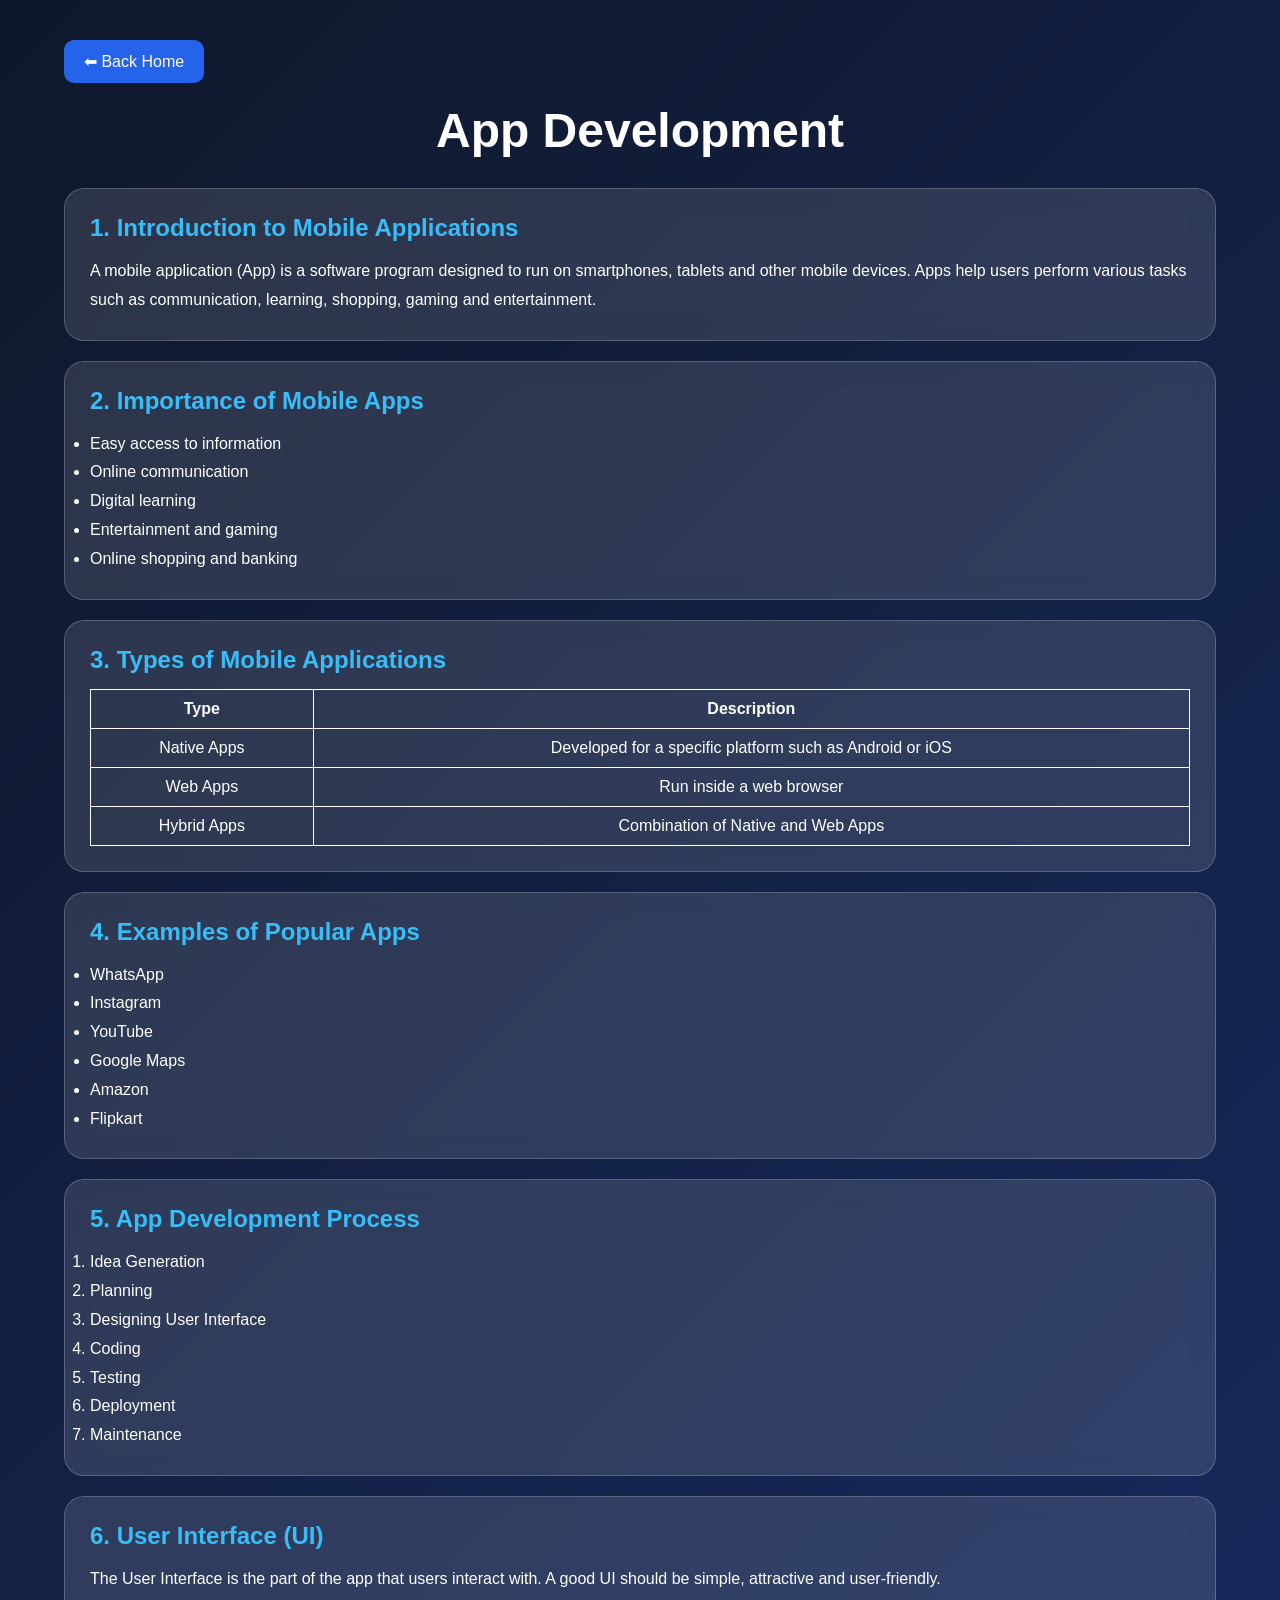
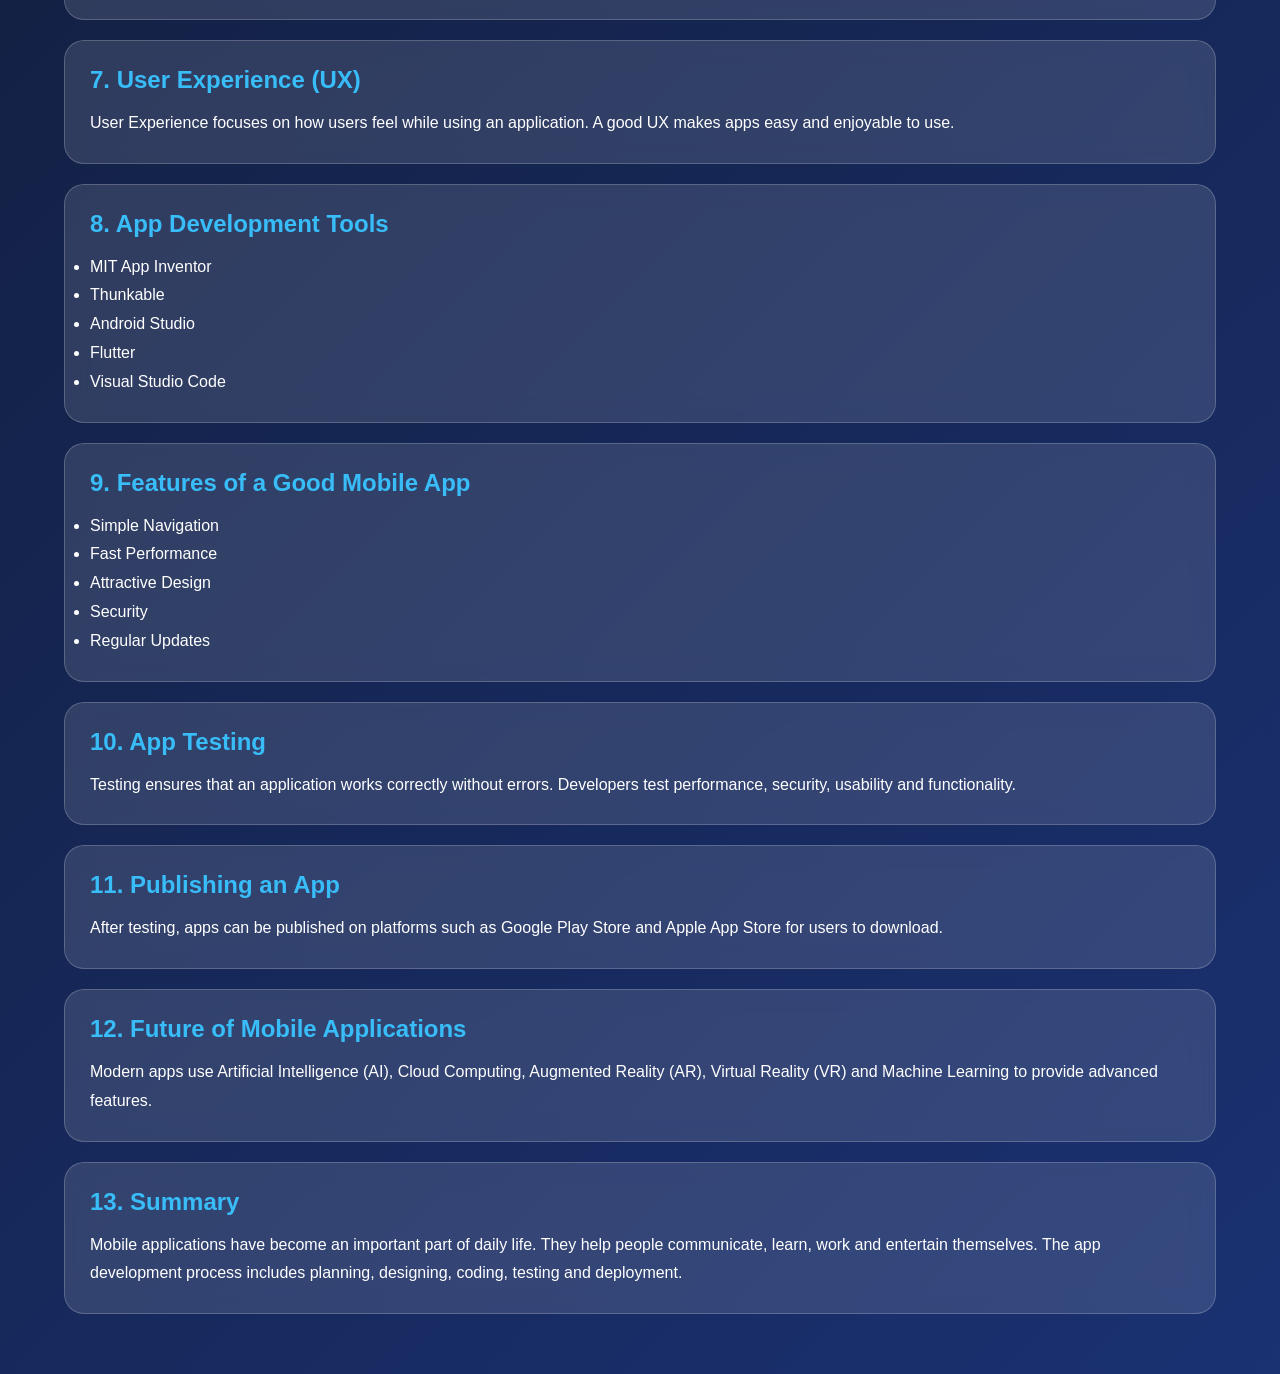
<file: CSOrbit/pages/apps.html>
<!DOCTYPE html>
<html lang="en">
<head>
<meta charset="UTF-8">
<meta name="viewport" content="width=device-width, initial-scale=1.0">
<title>App Development</title>

<style>

*{
    margin:0;
    padding:0;
    box-sizing:border-box;
    font-family:'Segoe UI',sans-serif;
}

body{
    color:white;
    background:linear-gradient(
        135deg,
        #0f172a,
        #1e3a8a,
        #7c3aed,
        #06b6d4
    );
    background-size:400% 400%;
    animation:bg 15s ease infinite;
}

@keyframes bg{
    0%{background-position:0% 50%;}
    50%{background-position:100% 50%;}
    100%{background-position:0% 50%;}
}

.container{
    width:90%;
    max-width:1200px;
    margin:auto;
    padding:40px 0;
}

.home-btn{
    display:inline-block;
    padding:12px 20px;
    background:#2563eb;
    color:white;
    text-decoration:none;
    border-radius:10px;
    margin-bottom:20px;
}

h1{
    text-align:center;
    margin-bottom:30px;
    font-size:3rem;
}

.card{
    background:rgba(255,255,255,0.12);
    backdrop-filter:blur(12px);
    border:1px solid rgba(255,255,255,0.2);
    border-radius:20px;
    padding:25px;
    margin-bottom:20px;
}

.card h2{
    color:#38bdf8;
    margin-bottom:15px;
}

.card p,
.card li{
    line-height:1.8;
}

table{
    width:100%;
    border-collapse:collapse;
    margin-top:15px;
}

table,th,td{
    border:1px solid white;
}

th,td{
    padding:10px;
    text-align:center;
}

</style>
</head>

<body>

<div class="container">

<a href="../index.html" class="home-btn">⬅ Back Home</a>

<h1>App Development</h1>

<div class="card">
<h2>1. Introduction to Mobile Applications</h2>

<p>
A mobile application (App) is a software program designed to run on smartphones,
tablets and other mobile devices. Apps help users perform various tasks such as
communication, learning, shopping, gaming and entertainment.
</p>

</div>

<div class="card">
<h2>2. Importance of Mobile Apps</h2>

<ul>
<li>Easy access to information</li>
<li>Online communication</li>
<li>Digital learning</li>
<li>Entertainment and gaming</li>
<li>Online shopping and banking</li>
</ul>

</div>

<div class="card">
<h2>3. Types of Mobile Applications</h2>

<table>

<tr>
<th>Type</th>
<th>Description</th>
</tr>

<tr>
<td>Native Apps</td>
<td>Developed for a specific platform such as Android or iOS</td>
</tr>

<tr>
<td>Web Apps</td>
<td>Run inside a web browser</td>
</tr>

<tr>
<td>Hybrid Apps</td>
<td>Combination of Native and Web Apps</td>
</tr>

</table>

</div>

<div class="card">
<h2>4. Examples of Popular Apps</h2>

<ul>
<li>WhatsApp</li>
<li>Instagram</li>
<li>YouTube</li>
<li>Google Maps</li>
<li>Amazon</li>
<li>Flipkart</li>
</ul>

</div>

<div class="card">
<h2>5. App Development Process</h2>

<ol>
<li>Idea Generation</li>
<li>Planning</li>
<li>Designing User Interface</li>
<li>Coding</li>
<li>Testing</li>
<li>Deployment</li>
<li>Maintenance</li>
</ol>

</div>

<div class="card">
<h2>6. User Interface (UI)</h2>

<p>
The User Interface is the part of the app that users interact with.
A good UI should be simple, attractive and user-friendly.
</p>

</div>

<div class="card">
<h2>7. User Experience (UX)</h2>

<p>
User Experience focuses on how users feel while using an application.
A good UX makes apps easy and enjoyable to use.
</p>

</div>

<div class="card">
<h2>8. App Development Tools</h2>

<ul>
<li>MIT App Inventor</li>
<li>Thunkable</li>
<li>Android Studio</li>
<li>Flutter</li>
<li>Visual Studio Code</li>
</ul>

</div>

<div class="card">
<h2>9. Features of a Good Mobile App</h2>

<ul>
<li>Simple Navigation</li>
<li>Fast Performance</li>
<li>Attractive Design</li>
<li>Security</li>
<li>Regular Updates</li>
</ul>

</div>

<div class="card">
<h2>10. App Testing</h2>

<p>
Testing ensures that an application works correctly without errors.
Developers test performance, security, usability and functionality.
</p>

</div>

<div class="card">
<h2>11. Publishing an App</h2>

<p>
After testing, apps can be published on platforms such as
Google Play Store and Apple App Store for users to download.
</p>

</div>

<div class="card">
<h2>12. Future of Mobile Applications</h2>

<p>
Modern apps use Artificial Intelligence (AI), Cloud Computing,
Augmented Reality (AR), Virtual Reality (VR) and Machine Learning
to provide advanced features.
</p>

</div>

<div class="card">
<h2>13. Summary</h2>

<p>
Mobile applications have become an important part of daily life.
They help people communicate, learn, work and entertain themselves.
The app development process includes planning, designing, coding,
testing and deployment.
</p>

</div>

</div>

</body>
</html>
</file>
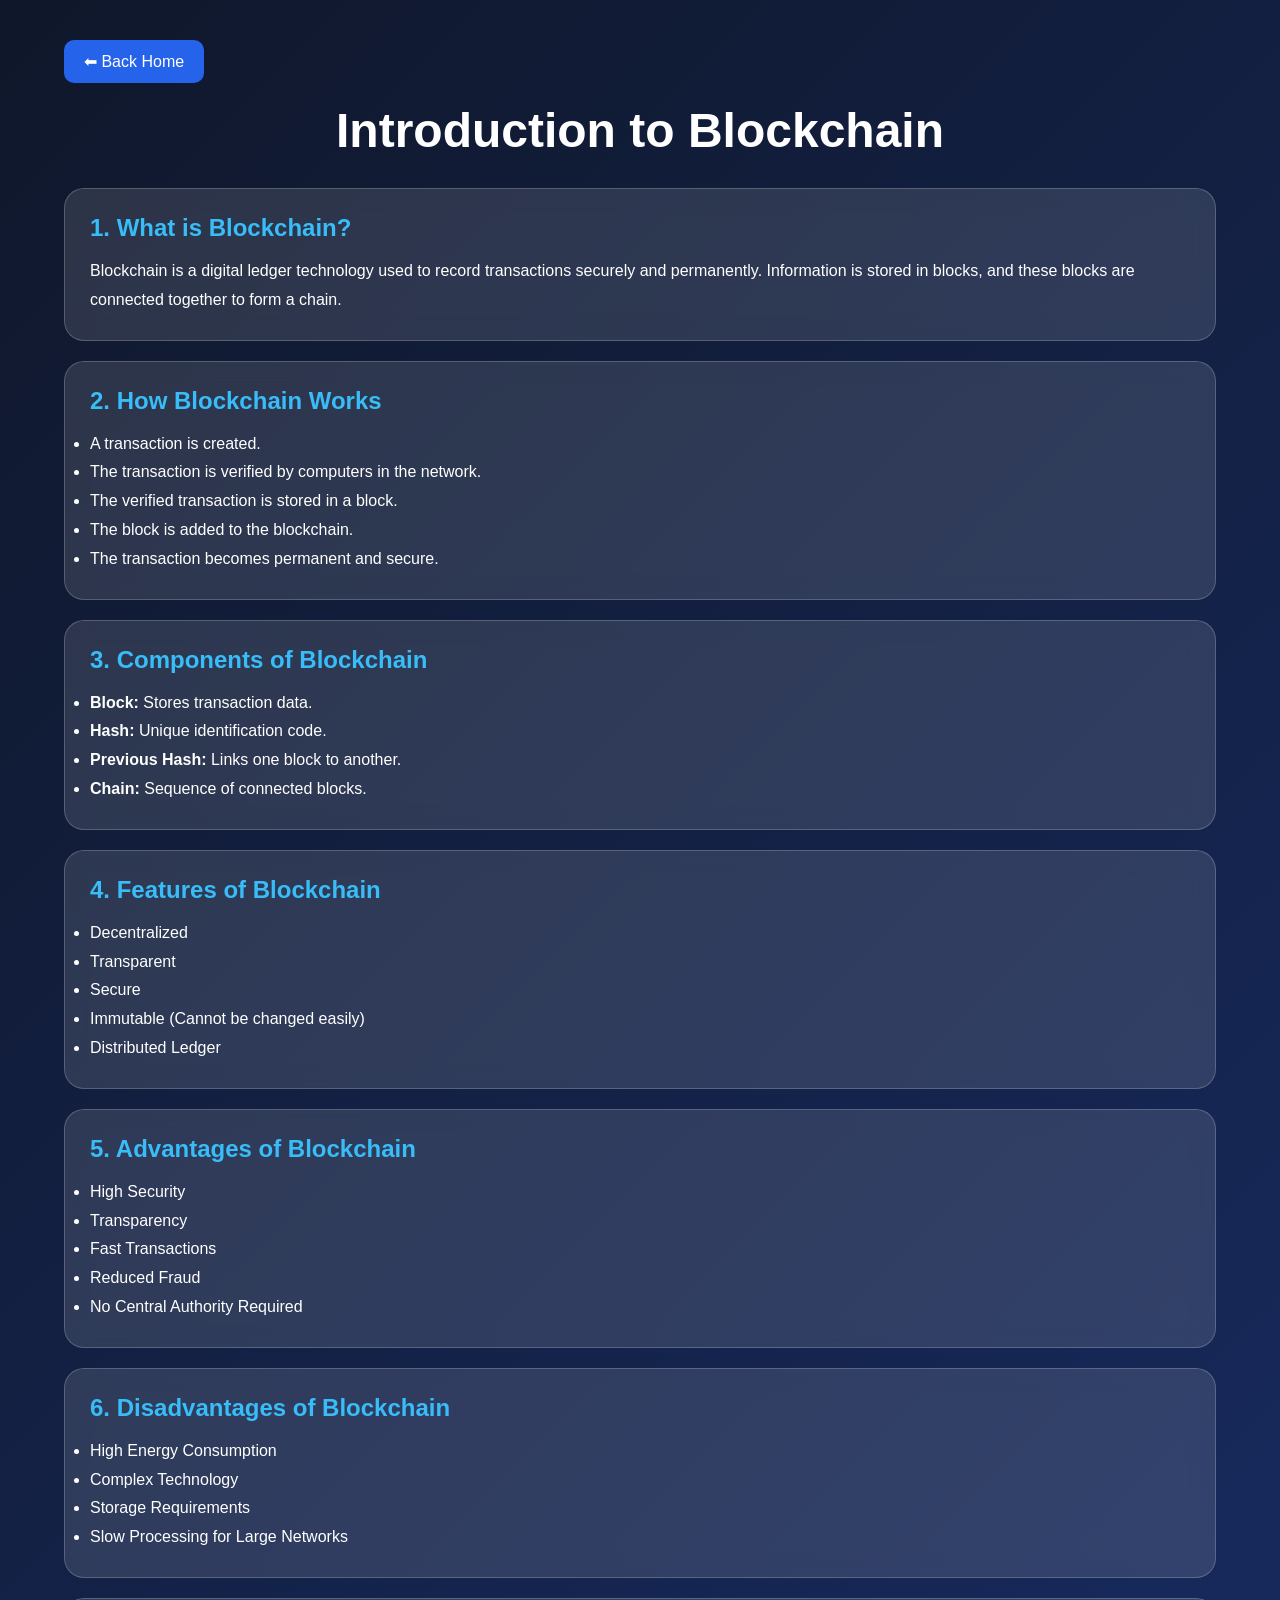
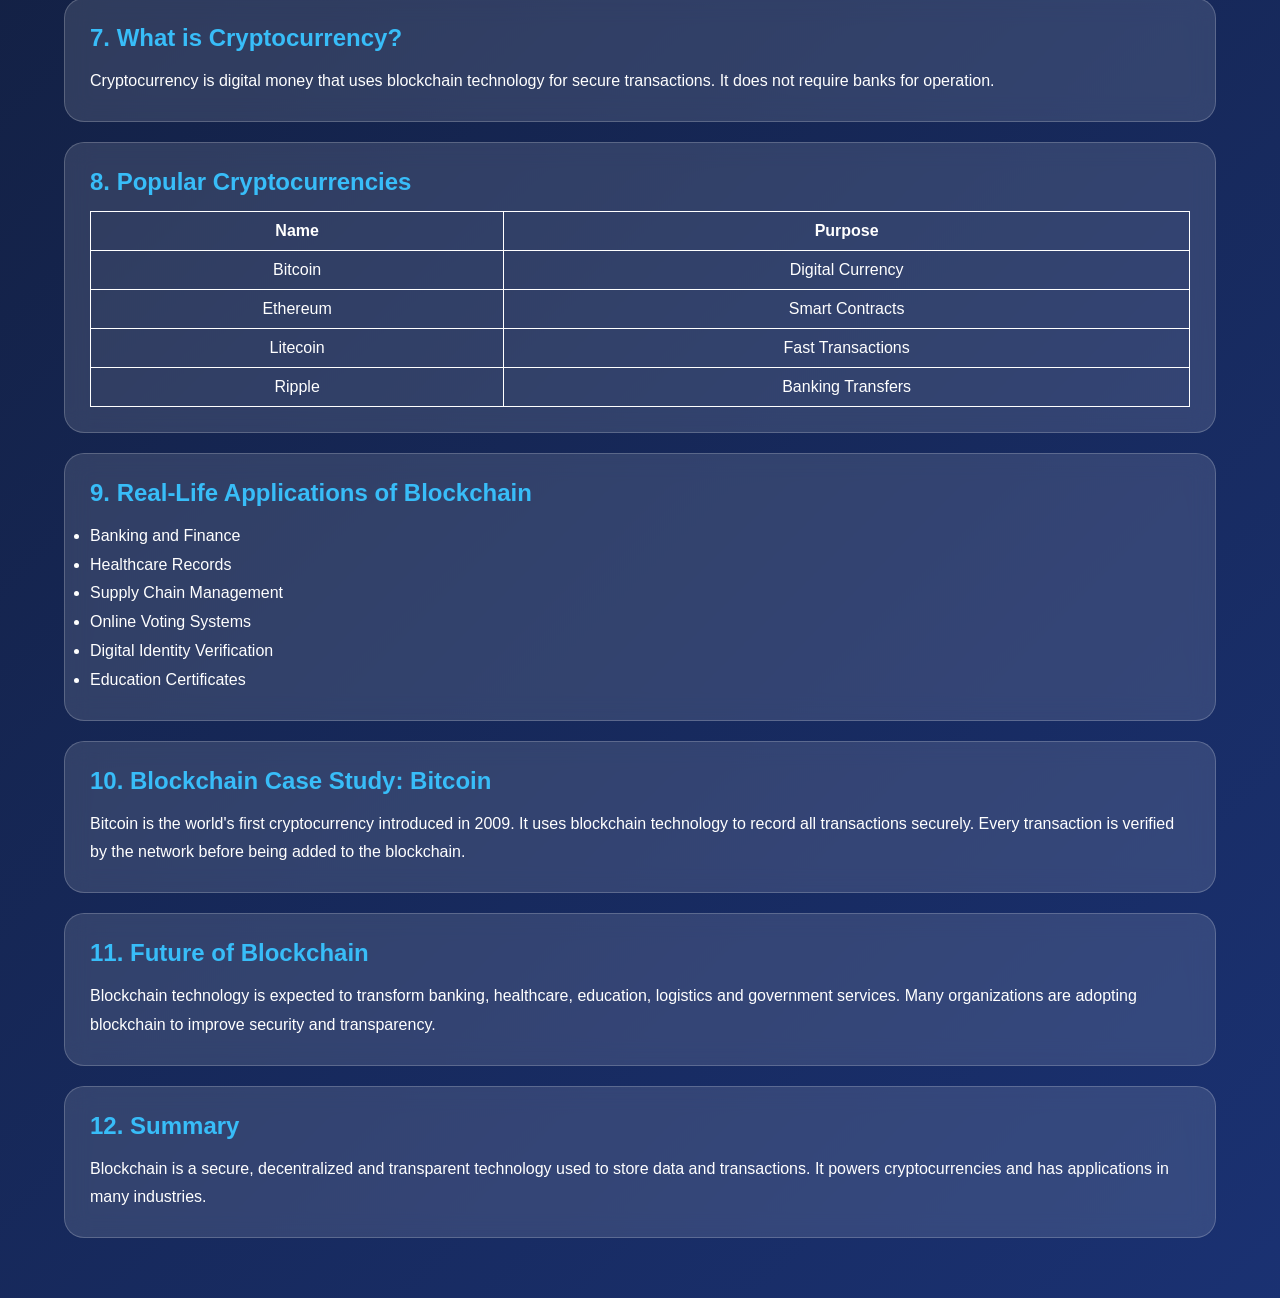
<file: CSOrbit/pages/blockchain.html>
<!DOCTYPE html>
<html lang="en">
<head>
<meta charset="UTF-8">
<meta name="viewport" content="width=device-width, initial-scale=1.0">
<title>Introduction to Blockchain</title>

<style>
*{
    margin:0;
    padding:0;
    box-sizing:border-box;
    font-family:'Segoe UI',sans-serif;
}

body{
    color:white;
    background:linear-gradient(
        135deg,
        #0f172a,
        #1e3a8a,
        #7c3aed,
        #06b6d4
    );
    background-size:400% 400%;
    animation:bg 15s ease infinite;
}

@keyframes bg{
    0%{background-position:0% 50%;}
    50%{background-position:100% 50%;}
    100%{background-position:0% 50%;}
}

.container{
    width:90%;
    max-width:1200px;
    margin:auto;
    padding:40px 0;
}

.home-btn{
    display:inline-block;
    padding:12px 20px;
    background:#2563eb;
    color:white;
    text-decoration:none;
    border-radius:10px;
    margin-bottom:20px;
}

h1{
    text-align:center;
    margin-bottom:30px;
    font-size:3rem;
}

.card{
    background:rgba(255,255,255,0.12);
    backdrop-filter:blur(12px);
    border:1px solid rgba(255,255,255,0.2);
    border-radius:20px;
    padding:25px;
    margin-bottom:20px;
}

.card h2{
    color:#38bdf8;
    margin-bottom:15px;
}

.card p,
.card li{
    line-height:1.8;
}

table{
    width:100%;
    border-collapse:collapse;
    margin-top:15px;
}

table,th,td{
    border:1px solid white;
}

th,td{
    padding:10px;
    text-align:center;
}
</style>
</head>
<body>

<div class="container">

<a href="../index.html" class="home-btn">⬅ Back Home</a>

<h1>Introduction to Blockchain</h1>

<div class="card">
<h2>1. What is Blockchain?</h2>
<p>
Blockchain is a digital ledger technology used to record transactions
securely and permanently. Information is stored in blocks, and these
blocks are connected together to form a chain.
</p>
</div>

<div class="card">
<h2>2. How Blockchain Works</h2>
<ul>
<li>A transaction is created.</li>
<li>The transaction is verified by computers in the network.</li>
<li>The verified transaction is stored in a block.</li>
<li>The block is added to the blockchain.</li>
<li>The transaction becomes permanent and secure.</li>
</ul>
</div>

<div class="card">
<h2>3. Components of Blockchain</h2>
<ul>
<li><b>Block:</b> Stores transaction data.</li>
<li><b>Hash:</b> Unique identification code.</li>
<li><b>Previous Hash:</b> Links one block to another.</li>
<li><b>Chain:</b> Sequence of connected blocks.</li>
</ul>
</div>

<div class="card">
<h2>4. Features of Blockchain</h2>
<ul>
<li>Decentralized</li>
<li>Transparent</li>
<li>Secure</li>
<li>Immutable (Cannot be changed easily)</li>
<li>Distributed Ledger</li>
</ul>
</div>

<div class="card">
<h2>5. Advantages of Blockchain</h2>
<ul>
<li>High Security</li>
<li>Transparency</li>
<li>Fast Transactions</li>
<li>Reduced Fraud</li>
<li>No Central Authority Required</li>
</ul>
</div>

<div class="card">
<h2>6. Disadvantages of Blockchain</h2>
<ul>
<li>High Energy Consumption</li>
<li>Complex Technology</li>
<li>Storage Requirements</li>
<li>Slow Processing for Large Networks</li>
</ul>
</div>

<div class="card">
<h2>7. What is Cryptocurrency?</h2>
<p>
Cryptocurrency is digital money that uses blockchain technology
for secure transactions. It does not require banks for operation.
</p>
</div>

<div class="card">
<h2>8. Popular Cryptocurrencies</h2>

<table>
<tr>
<th>Name</th>
<th>Purpose</th>
</tr>

<tr>
<td>Bitcoin</td>
<td>Digital Currency</td>
</tr>

<tr>
<td>Ethereum</td>
<td>Smart Contracts</td>
</tr>

<tr>
<td>Litecoin</td>
<td>Fast Transactions</td>
</tr>

<tr>
<td>Ripple</td>
<td>Banking Transfers</td>
</tr>
</table>

</div>

<div class="card">
<h2>9. Real-Life Applications of Blockchain</h2>
<ul>
<li>Banking and Finance</li>
<li>Healthcare Records</li>
<li>Supply Chain Management</li>
<li>Online Voting Systems</li>
<li>Digital Identity Verification</li>
<li>Education Certificates</li>
</ul>
</div>

<div class="card">
<h2>10. Blockchain Case Study: Bitcoin</h2>
<p>
Bitcoin is the world's first cryptocurrency introduced in 2009.
It uses blockchain technology to record all transactions securely.
Every transaction is verified by the network before being added
to the blockchain.
</p>
</div>

<div class="card">
<h2>11. Future of Blockchain</h2>
<p>
Blockchain technology is expected to transform banking,
healthcare, education, logistics and government services.
Many organizations are adopting blockchain to improve
security and transparency.
</p>
</div>

<div class="card">
<h2>12. Summary</h2>
<p>
Blockchain is a secure, decentralized and transparent technology
used to store data and transactions. It powers cryptocurrencies
and has applications in many industries.
</p>
</div>

</div>

</body>
</html>
</file>
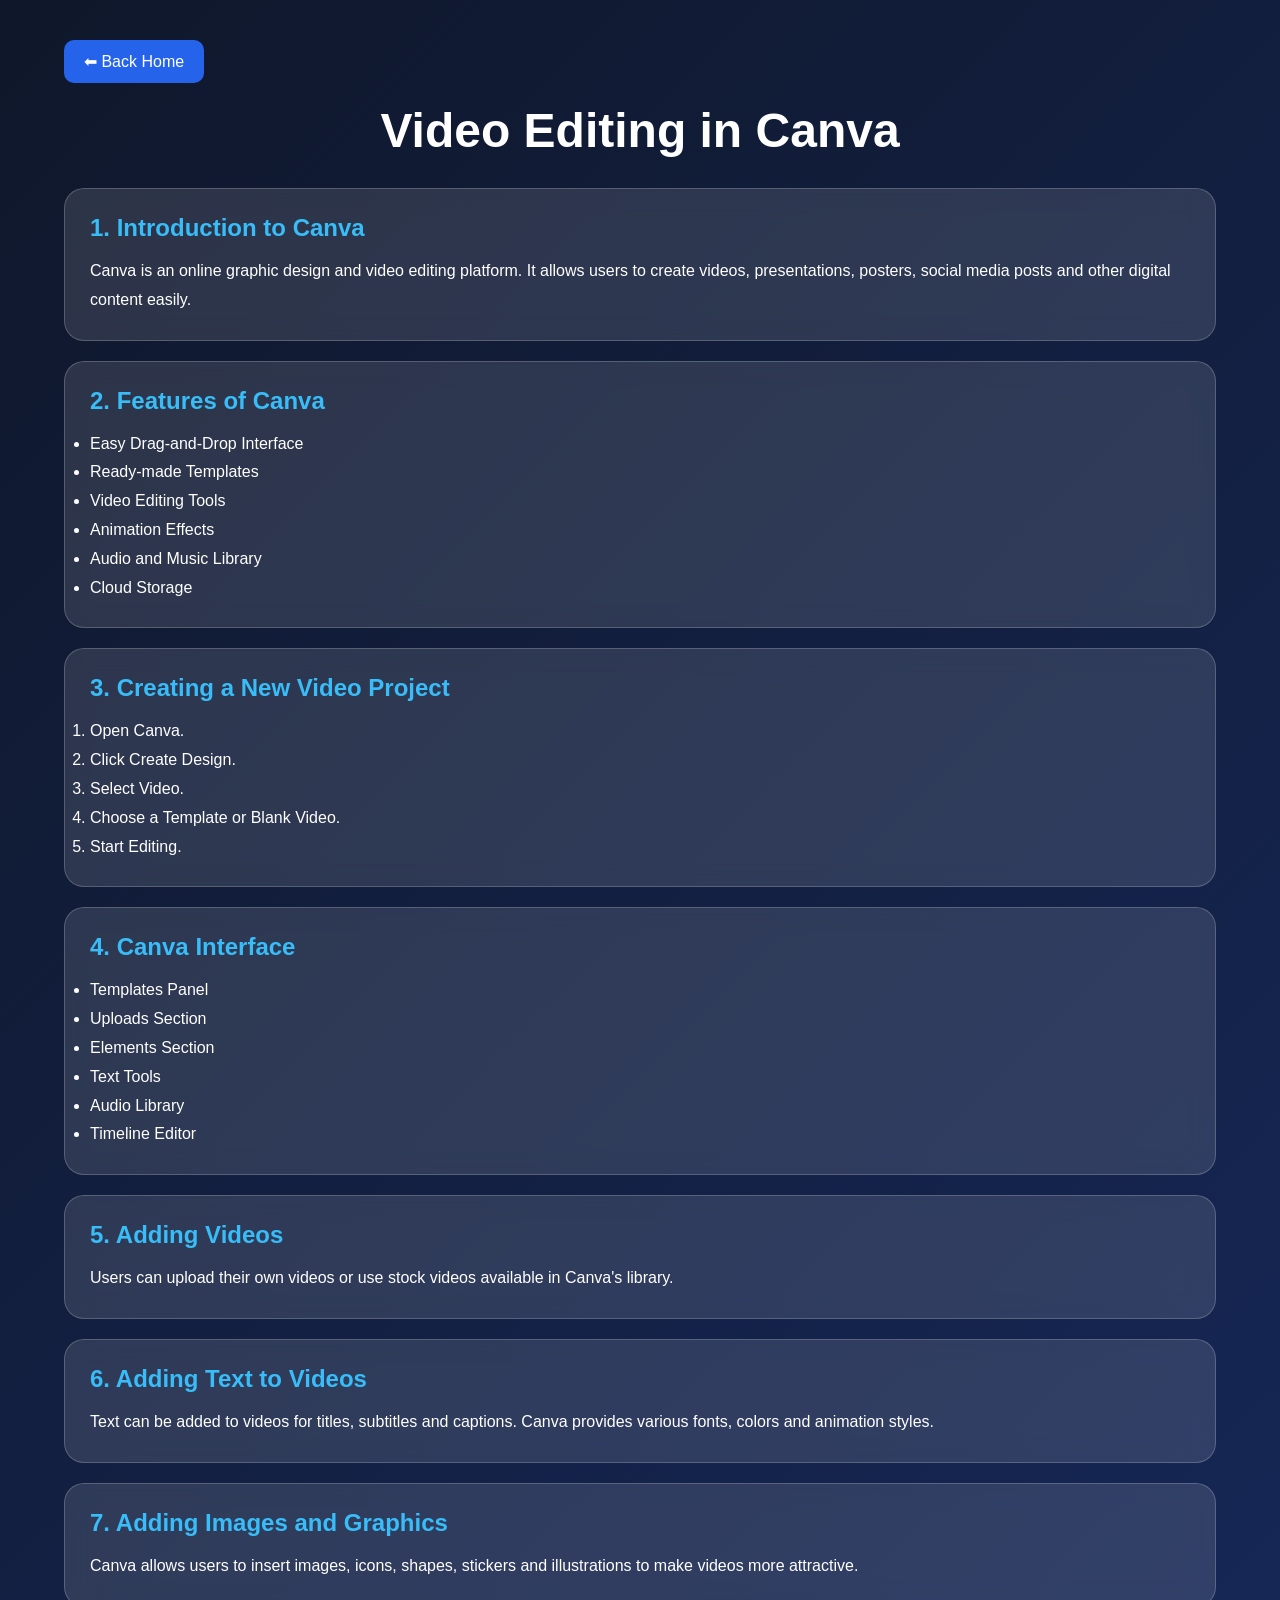
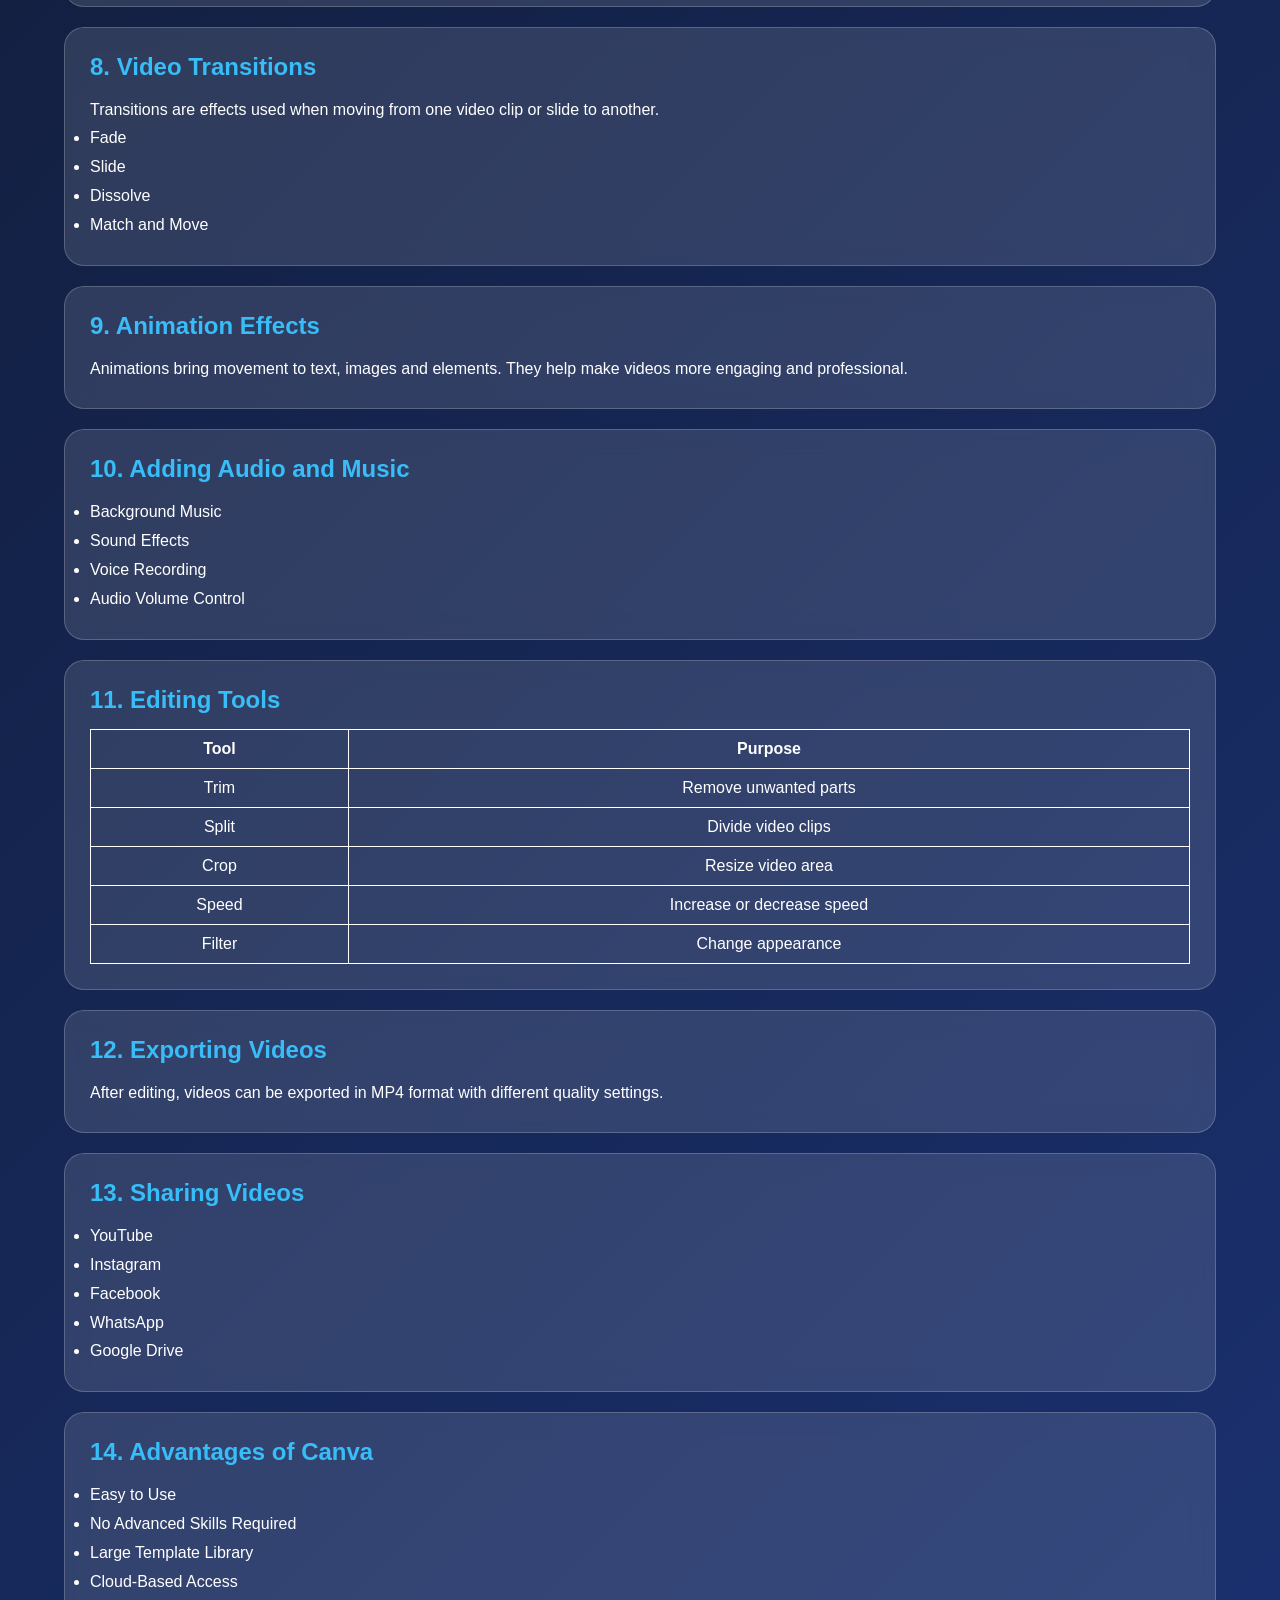
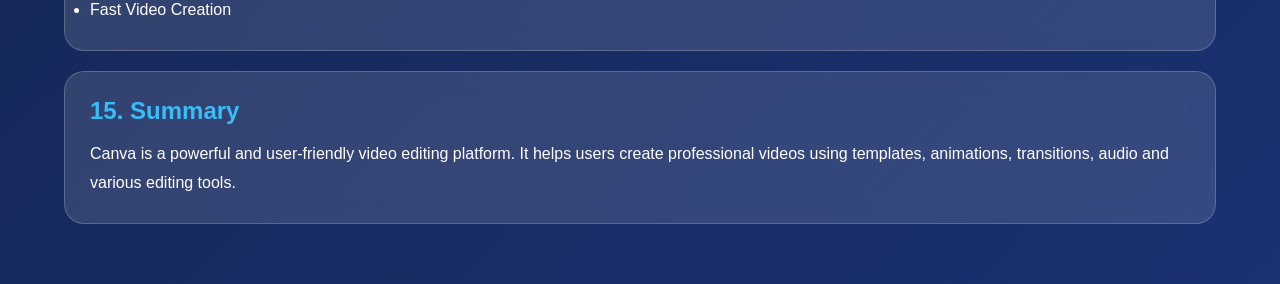
<file: CSOrbit/pages/canva.html>
<!DOCTYPE html>
<html lang="en">
<head>
<meta charset="UTF-8">
<meta name="viewport" content="width=device-width, initial-scale=1.0">
<title>Video Editing in Canva</title>

<style>

*{
    margin:0;
    padding:0;
    box-sizing:border-box;
    font-family:'Segoe UI',sans-serif;
}

body{
    color:white;
    background:linear-gradient(
        135deg,
        #0f172a,
        #1e3a8a,
        #7c3aed,
        #06b6d4
    );
    background-size:400% 400%;
    animation:bg 15s ease infinite;
}

@keyframes bg{
    0%{background-position:0% 50%;}
    50%{background-position:100% 50%;}
    100%{background-position:0% 50%;}
}

.container{
    width:90%;
    max-width:1200px;
    margin:auto;
    padding:40px 0;
}

.home-btn{
    display:inline-block;
    padding:12px 20px;
    background:#2563eb;
    color:white;
    text-decoration:none;
    border-radius:10px;
    margin-bottom:20px;
}

h1{
    text-align:center;
    margin-bottom:30px;
    font-size:3rem;
}

.card{
    background:rgba(255,255,255,0.12);
    backdrop-filter:blur(12px);
    border:1px solid rgba(255,255,255,0.2);
    border-radius:20px;
    padding:25px;
    margin-bottom:20px;
}

.card h2{
    color:#38bdf8;
    margin-bottom:15px;
}

.card p,
.card li{
    line-height:1.8;
}

table{
    width:100%;
    border-collapse:collapse;
    margin-top:15px;
}

table,th,td{
    border:1px solid white;
}

th,td{
    padding:10px;
    text-align:center;
}

</style>
</head>

<body>

<div class="container">

<a href="../index.html" class="home-btn">⬅ Back Home</a>

<h1>Video Editing in Canva</h1>

<div class="card">
<h2>1. Introduction to Canva</h2>

<p>
Canva is an online graphic design and video editing platform.
It allows users to create videos, presentations, posters,
social media posts and other digital content easily.
</p>

</div>

<div class="card">
<h2>2. Features of Canva</h2>

<ul>
<li>Easy Drag-and-Drop Interface</li>
<li>Ready-made Templates</li>
<li>Video Editing Tools</li>
<li>Animation Effects</li>
<li>Audio and Music Library</li>
<li>Cloud Storage</li>
</ul>

</div>

<div class="card">
<h2>3. Creating a New Video Project</h2>

<ol>
<li>Open Canva.</li>
<li>Click Create Design.</li>
<li>Select Video.</li>
<li>Choose a Template or Blank Video.</li>
<li>Start Editing.</li>
</ol>

</div>

<div class="card">
<h2>4. Canva Interface</h2>

<ul>
<li>Templates Panel</li>
<li>Uploads Section</li>
<li>Elements Section</li>
<li>Text Tools</li>
<li>Audio Library</li>
<li>Timeline Editor</li>
</ul>

</div>

<div class="card">
<h2>5. Adding Videos</h2>

<p>
Users can upload their own videos or use stock videos
available in Canva's library.
</p>

</div>

<div class="card">
<h2>6. Adding Text to Videos</h2>

<p>
Text can be added to videos for titles, subtitles and captions.
Canva provides various fonts, colors and animation styles.
</p>

</div>

<div class="card">
<h2>7. Adding Images and Graphics</h2>

<p>
Canva allows users to insert images, icons, shapes,
stickers and illustrations to make videos more attractive.
</p>

</div>

<div class="card">
<h2>8. Video Transitions</h2>

<p>
Transitions are effects used when moving from one video clip
or slide to another.
</p>

<ul>
<li>Fade</li>
<li>Slide</li>
<li>Dissolve</li>
<li>Match and Move</li>
</ul>

</div>

<div class="card">
<h2>9. Animation Effects</h2>

<p>
Animations bring movement to text, images and elements.
They help make videos more engaging and professional.
</p>

</div>

<div class="card">
<h2>10. Adding Audio and Music</h2>

<ul>
<li>Background Music</li>
<li>Sound Effects</li>
<li>Voice Recording</li>
<li>Audio Volume Control</li>
</ul>

</div>

<div class="card">
<h2>11. Editing Tools</h2>

<table>

<tr>
<th>Tool</th>
<th>Purpose</th>
</tr>

<tr>
<td>Trim</td>
<td>Remove unwanted parts</td>
</tr>

<tr>
<td>Split</td>
<td>Divide video clips</td>
</tr>

<tr>
<td>Crop</td>
<td>Resize video area</td>
</tr>

<tr>
<td>Speed</td>
<td>Increase or decrease speed</td>
</tr>

<tr>
<td>Filter</td>
<td>Change appearance</td>
</tr>

</table>

</div>

<div class="card">
<h2>12. Exporting Videos</h2>

<p>
After editing, videos can be exported in MP4 format
with different quality settings.
</p>

</div>

<div class="card">
<h2>13. Sharing Videos</h2>

<ul>
<li>YouTube</li>
<li>Instagram</li>
<li>Facebook</li>
<li>WhatsApp</li>
<li>Google Drive</li>
</ul>

</div>

<div class="card">
<h2>14. Advantages of Canva</h2>

<ul>
<li>Easy to Use</li>
<li>No Advanced Skills Required</li>
<li>Large Template Library</li>
<li>Cloud-Based Access</li>
<li>Fast Video Creation</li>
</ul>

</div>

<div class="card">
<h2>15. Summary</h2>

<p>
Canva is a powerful and user-friendly video editing platform.
It helps users create professional videos using templates,
animations, transitions, audio and various editing tools.
</p>

</div>

</div>

</body>
</html>
</file>
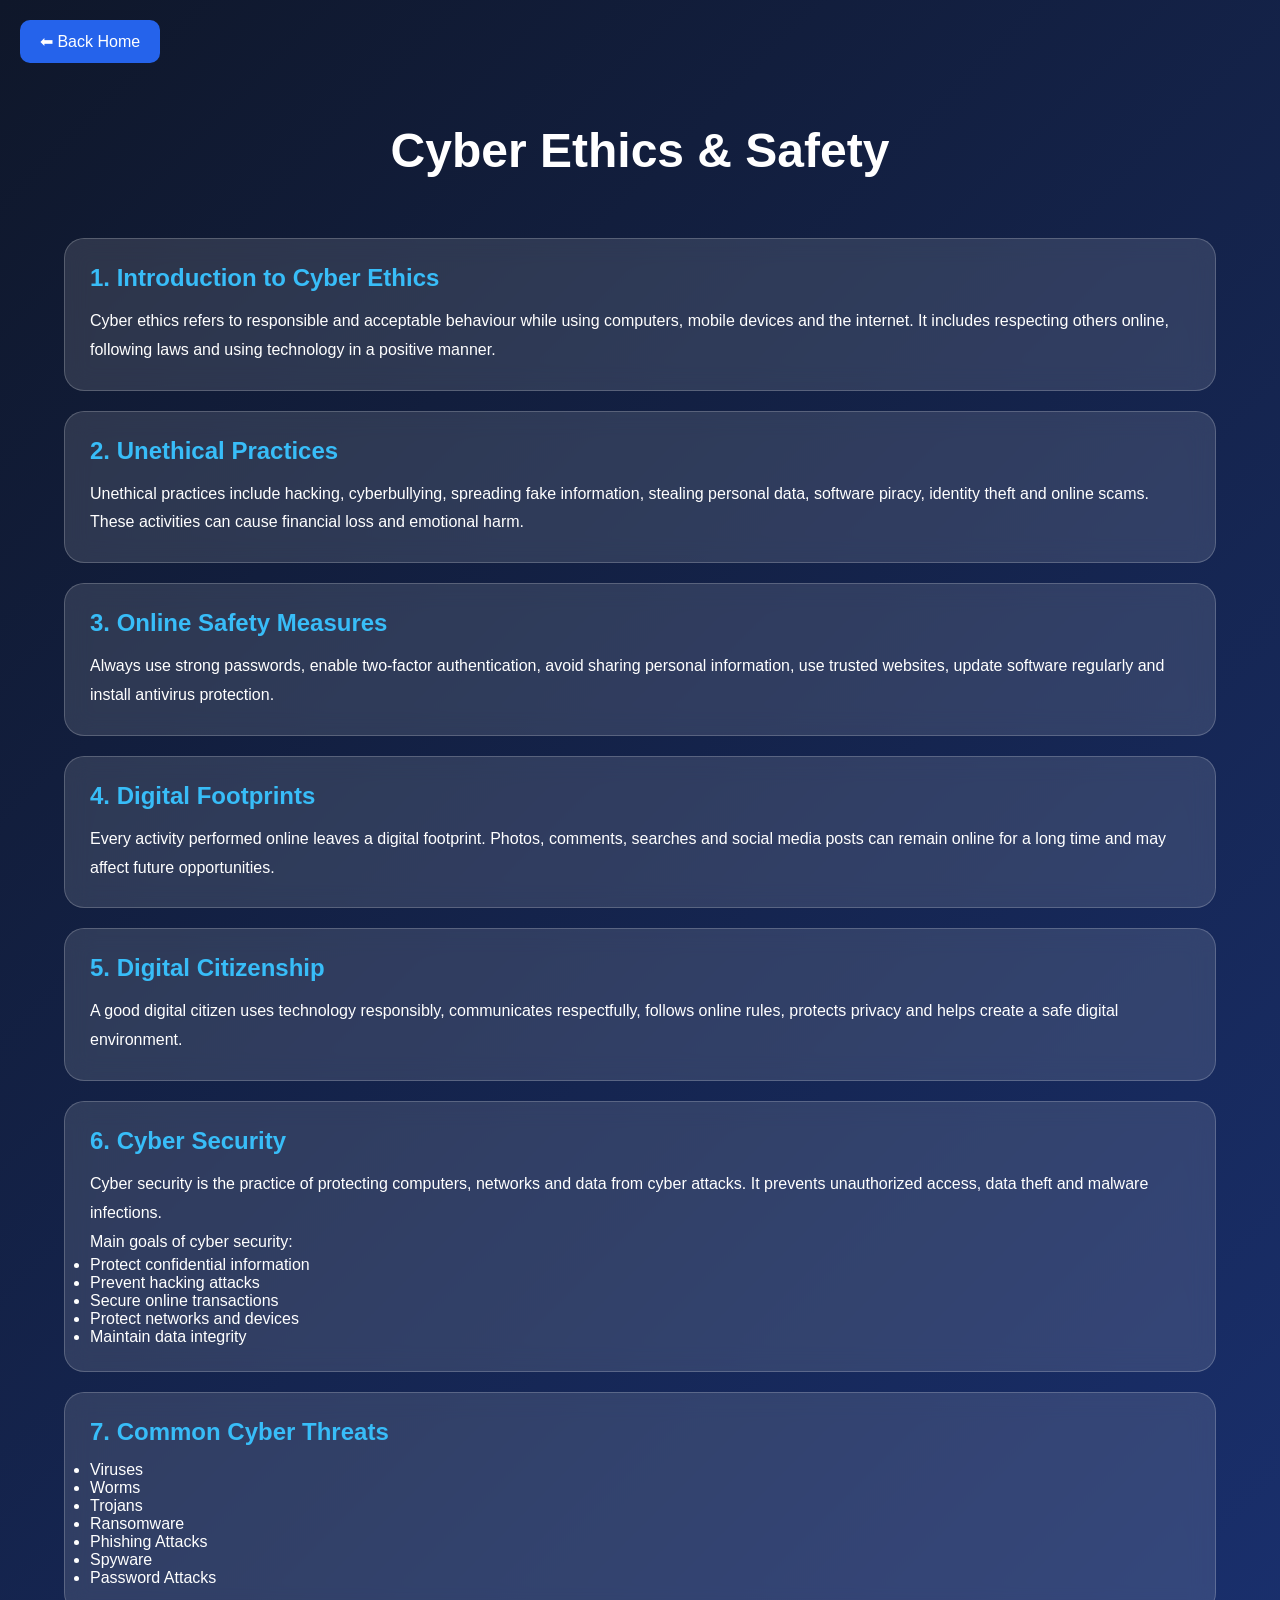
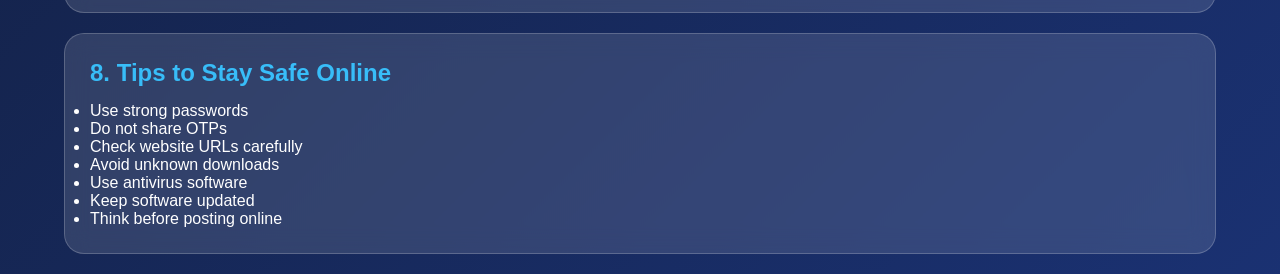
<file: CSOrbit/pages/cyber.html>
<!DOCTYPE html>
<html lang="en">
<head>
<meta charset="UTF-8">
<meta name="viewport" content="width=device-width, initial-scale=1.0">
<title>Cyber Ethics & Safety</title>

<style>

*{
    margin:0;
    padding:0;
    box-sizing:border-box;
    font-family:'Segoe UI',sans-serif;
}

body{
    color:white;
    min-height:100vh;

    background:linear-gradient(
        135deg,
        #0f172a,
        #1e3a8a,
        #7c3aed,
        #06b6d4
    );

    background-size:400% 400%;
    animation:bg 12s ease infinite;
}

@keyframes bg{
    0%{background-position:0% 50%;}
    50%{background-position:100% 50%;}
    100%{background-position:0% 50%;}
}

header{
    text-align:center;
    padding:40px;
}

header h1{
    font-size:3rem;
}

.container{
    width:90%;
    max-width:1200px;
    margin:auto;
}

.card{
    background:rgba(255,255,255,0.12);
    backdrop-filter:blur(12px);

    border-radius:20px;
    padding:25px;
    margin:20px 0;

    border:1px solid rgba(255,255,255,0.2);
}

.card h2{
    color:#38bdf8;
    margin-bottom:15px;
}

.card p{
    line-height:1.8;
}

.back{
    display:inline-block;
    padding:12px 20px;
    background:#2563eb;
    color:white;
    text-decoration:none;
    border-radius:10px;
    margin:20px;
}

.back:hover{
    background:#1d4ed8;
}

</style>
</head>
<body>

<a href="../index.html" class="back">⬅ Back Home</a>

<header>
    <h1>Cyber Ethics & Safety</h1>
</header>

<div class="container">

<div class="card">
<h2>1. Introduction to Cyber Ethics</h2>
<p>
Cyber ethics refers to responsible and acceptable behaviour while using computers,
mobile devices and the internet. It includes respecting others online,
following laws and using technology in a positive manner.
</p>
</div>

<div class="card">
<h2>2. Unethical Practices</h2>
<p>
Unethical practices include hacking, cyberbullying, spreading fake information,
stealing personal data, software piracy, identity theft and online scams.
These activities can cause financial loss and emotional harm.
</p>
</div>

<div class="card">
<h2>3. Online Safety Measures</h2>
<p>
Always use strong passwords, enable two-factor authentication,
avoid sharing personal information, use trusted websites,
update software regularly and install antivirus protection.
</p>
</div>

<div class="card">
<h2>4. Digital Footprints</h2>
<p>
Every activity performed online leaves a digital footprint.
Photos, comments, searches and social media posts can remain online
for a long time and may affect future opportunities.
</p>
</div>

<div class="card">
<h2>5. Digital Citizenship</h2>
<p>
A good digital citizen uses technology responsibly,
communicates respectfully, follows online rules,
protects privacy and helps create a safe digital environment.
</p>
</div>

<div class="card">
<h2>6. Cyber Security</h2>
<p>
Cyber security is the practice of protecting computers,
networks and data from cyber attacks. It prevents unauthorized access,
data theft and malware infections.
</p>

<p>
Main goals of cyber security:
</p>

<ul>
<li>Protect confidential information</li>
<li>Prevent hacking attacks</li>
<li>Secure online transactions</li>
<li>Protect networks and devices</li>
<li>Maintain data integrity</li>
</ul>
</div>

<div class="card">
<h2>7. Common Cyber Threats</h2>

<ul>
<li>Viruses</li>
<li>Worms</li>
<li>Trojans</li>
<li>Ransomware</li>
<li>Phishing Attacks</li>
<li>Spyware</li>
<li>Password Attacks</li>
</ul>

</div>

<div class="card">
<h2>8. Tips to Stay Safe Online</h2>

<ul>
<li>Use strong passwords</li>
<li>Do not share OTPs</li>
<li>Check website URLs carefully</li>
<li>Avoid unknown downloads</li>
<li>Use antivirus software</li>
<li>Keep software updated</li>
<li>Think before posting online</li>
</ul>

</div>

</div>

</body>
</html>
</file>
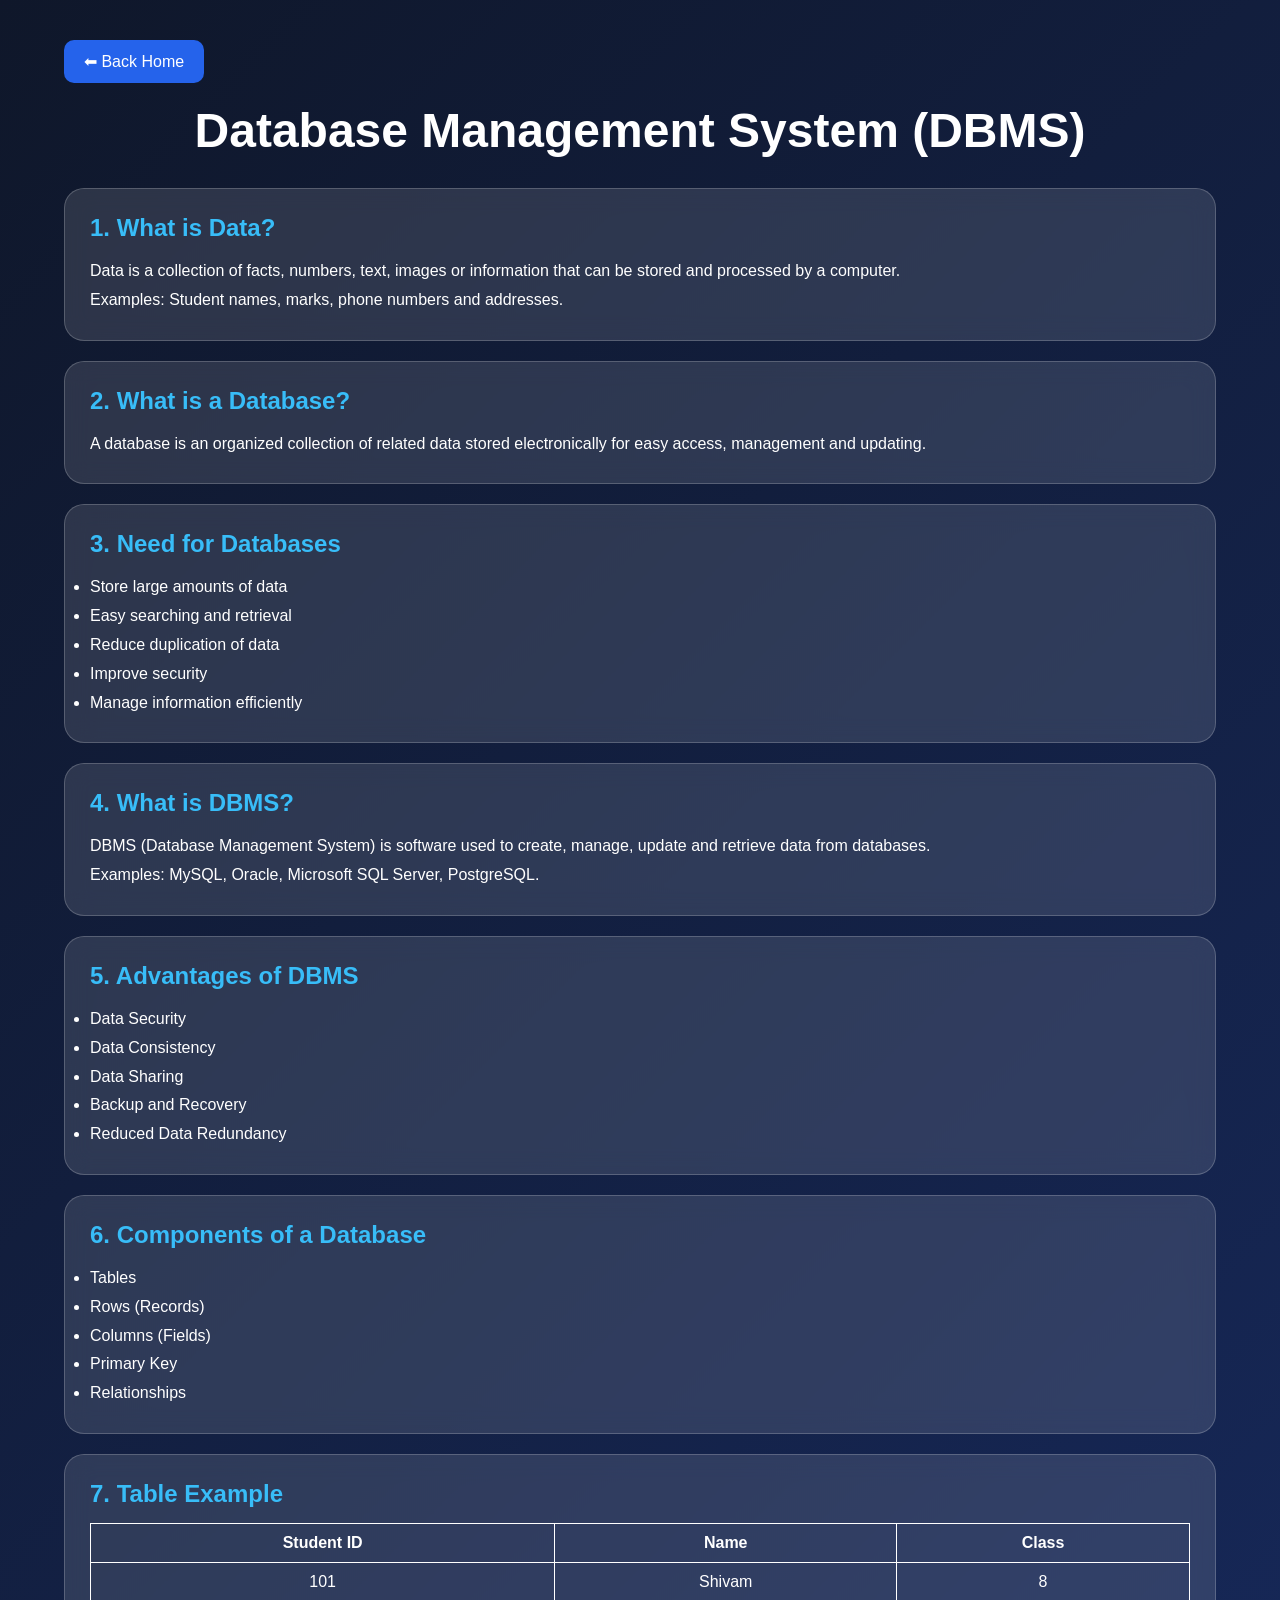
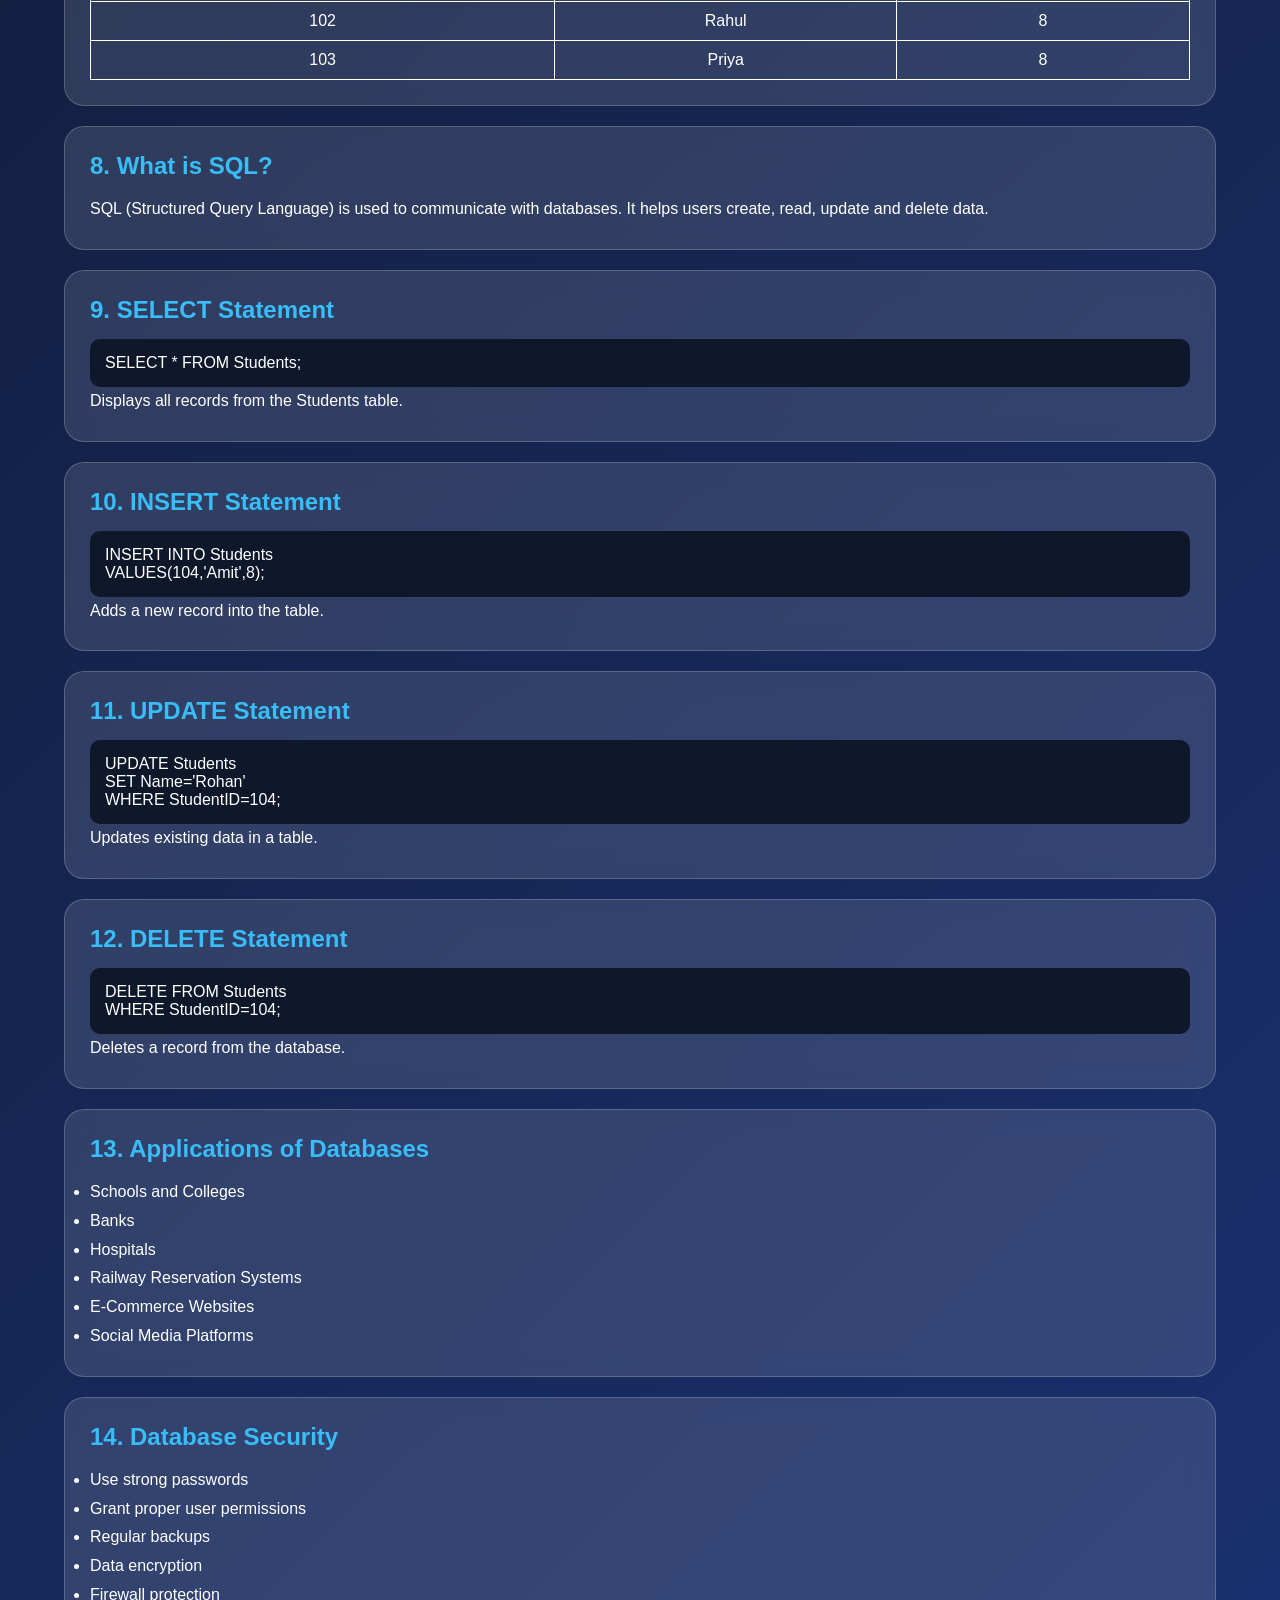
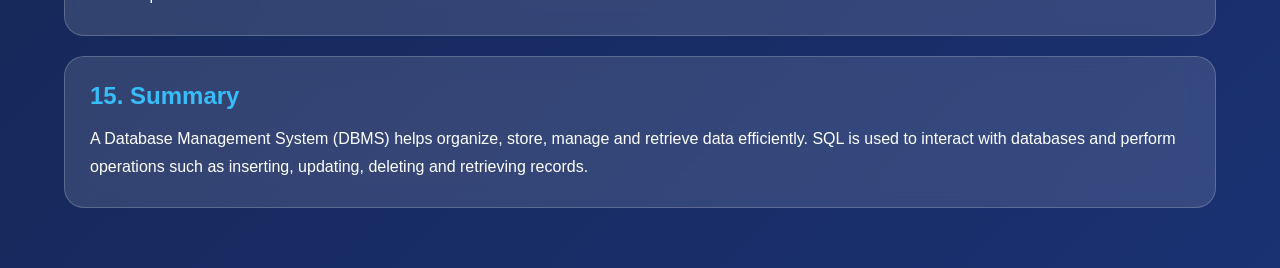
<file: CSOrbit/pages/database.html>
<!DOCTYPE html>
<html lang="en">
<head>
<meta charset="UTF-8">
<meta name="viewport" content="width=device-width, initial-scale=1.0">
<title>Database Management System</title>

<style>

*{
    margin:0;
    padding:0;
    box-sizing:border-box;
    font-family:'Segoe UI',sans-serif;
}

body{
    color:white;
    background:linear-gradient(
        135deg,
        #0f172a,
        #1e3a8a,
        #7c3aed,
        #06b6d4
    );
    background-size:400% 400%;
    animation:bg 15s ease infinite;
}

@keyframes bg{
    0%{background-position:0% 50%;}
    50%{background-position:100% 50%;}
    100%{background-position:0% 50%;}
}

.container{
    width:90%;
    max-width:1200px;
    margin:auto;
    padding:40px 0;
}

.home-btn{
    display:inline-block;
    padding:12px 20px;
    background:#2563eb;
    color:white;
    text-decoration:none;
    border-radius:10px;
    margin-bottom:20px;
}

h1{
    text-align:center;
    margin-bottom:30px;
    font-size:3rem;
}

.card{
    background:rgba(255,255,255,0.12);
    backdrop-filter:blur(12px);
    border:1px solid rgba(255,255,255,0.2);
    border-radius:20px;
    padding:25px;
    margin-bottom:20px;
}

.card h2{
    color:#38bdf8;
    margin-bottom:15px;
}

.card p,
.card li{
    line-height:1.8;
}

table{
    width:100%;
    border-collapse:collapse;
    margin-top:15px;
}

table,th,td{
    border:1px solid white;
}

th,td{
    padding:10px;
    text-align:center;
}

pre{
    background:#0f172a;
    padding:15px;
    border-radius:10px;
    overflow-x:auto;
    margin-top:10px;
}

</style>
</head>

<body>

<div class="container">

<a href="../index.html" class="home-btn">⬅ Back Home</a>

<h1>Database Management System (DBMS)</h1>

<div class="card">
<h2>1. What is Data?</h2>

<p>
Data is a collection of facts, numbers, text, images or information
that can be stored and processed by a computer.
</p>

<p>
Examples: Student names, marks, phone numbers and addresses.
</p>

</div>

<div class="card">
<h2>2. What is a Database?</h2>

<p>
A database is an organized collection of related data stored
electronically for easy access, management and updating.
</p>

</div>

<div class="card">
<h2>3. Need for Databases</h2>

<ul>
<li>Store large amounts of data</li>
<li>Easy searching and retrieval</li>
<li>Reduce duplication of data</li>
<li>Improve security</li>
<li>Manage information efficiently</li>
</ul>

</div>

<div class="card">
<h2>4. What is DBMS?</h2>

<p>
DBMS (Database Management System) is software used to create,
manage, update and retrieve data from databases.
</p>

<p>
Examples: MySQL, Oracle, Microsoft SQL Server, PostgreSQL.
</p>

</div>

<div class="card">
<h2>5. Advantages of DBMS</h2>

<ul>
<li>Data Security</li>
<li>Data Consistency</li>
<li>Data Sharing</li>
<li>Backup and Recovery</li>
<li>Reduced Data Redundancy</li>
</ul>

</div>

<div class="card">
<h2>6. Components of a Database</h2>

<ul>
<li>Tables</li>
<li>Rows (Records)</li>
<li>Columns (Fields)</li>
<li>Primary Key</li>
<li>Relationships</li>
</ul>

</div>

<div class="card">
<h2>7. Table Example</h2>

<table>

<tr>
<th>Student ID</th>
<th>Name</th>
<th>Class</th>
</tr>

<tr>
<td>101</td>
<td>Shivam</td>
<td>8</td>
</tr>

<tr>
<td>102</td>
<td>Rahul</td>
<td>8</td>
</tr>

<tr>
<td>103</td>
<td>Priya</td>
<td>8</td>
</tr>

</table>

</div>

<div class="card">
<h2>8. What is SQL?</h2>

<p>
SQL (Structured Query Language) is used to communicate with databases.
It helps users create, read, update and delete data.
</p>

</div>

<div class="card">
<h2>9. SELECT Statement</h2>

<pre>
SELECT * FROM Students;
</pre>

<p>
Displays all records from the Students table.
</p>

</div>

<div class="card">
<h2>10. INSERT Statement</h2>

<pre>
INSERT INTO Students
VALUES(104,'Amit',8);
</pre>

<p>
Adds a new record into the table.
</p>

</div>

<div class="card">
<h2>11. UPDATE Statement</h2>

<pre>
UPDATE Students
SET Name='Rohan'
WHERE StudentID=104;
</pre>

<p>
Updates existing data in a table.
</p>

</div>

<div class="card">
<h2>12. DELETE Statement</h2>

<pre>
DELETE FROM Students
WHERE StudentID=104;
</pre>

<p>
Deletes a record from the database.
</p>

</div>

<div class="card">
<h2>13. Applications of Databases</h2>

<ul>
<li>Schools and Colleges</li>
<li>Banks</li>
<li>Hospitals</li>
<li>Railway Reservation Systems</li>
<li>E-Commerce Websites</li>
<li>Social Media Platforms</li>
</ul>

</div>

<div class="card">
<h2>14. Database Security</h2>

<ul>
<li>Use strong passwords</li>
<li>Grant proper user permissions</li>
<li>Regular backups</li>
<li>Data encryption</li>
<li>Firewall protection</li>
</ul>

</div>

<div class="card">
<h2>15. Summary</h2>

<p>
A Database Management System (DBMS) helps organize, store,
manage and retrieve data efficiently. SQL is used to interact
with databases and perform operations such as inserting,
updating, deleting and retrieving records.
</p>

</div>

</div>

</body>
</html>
</file>
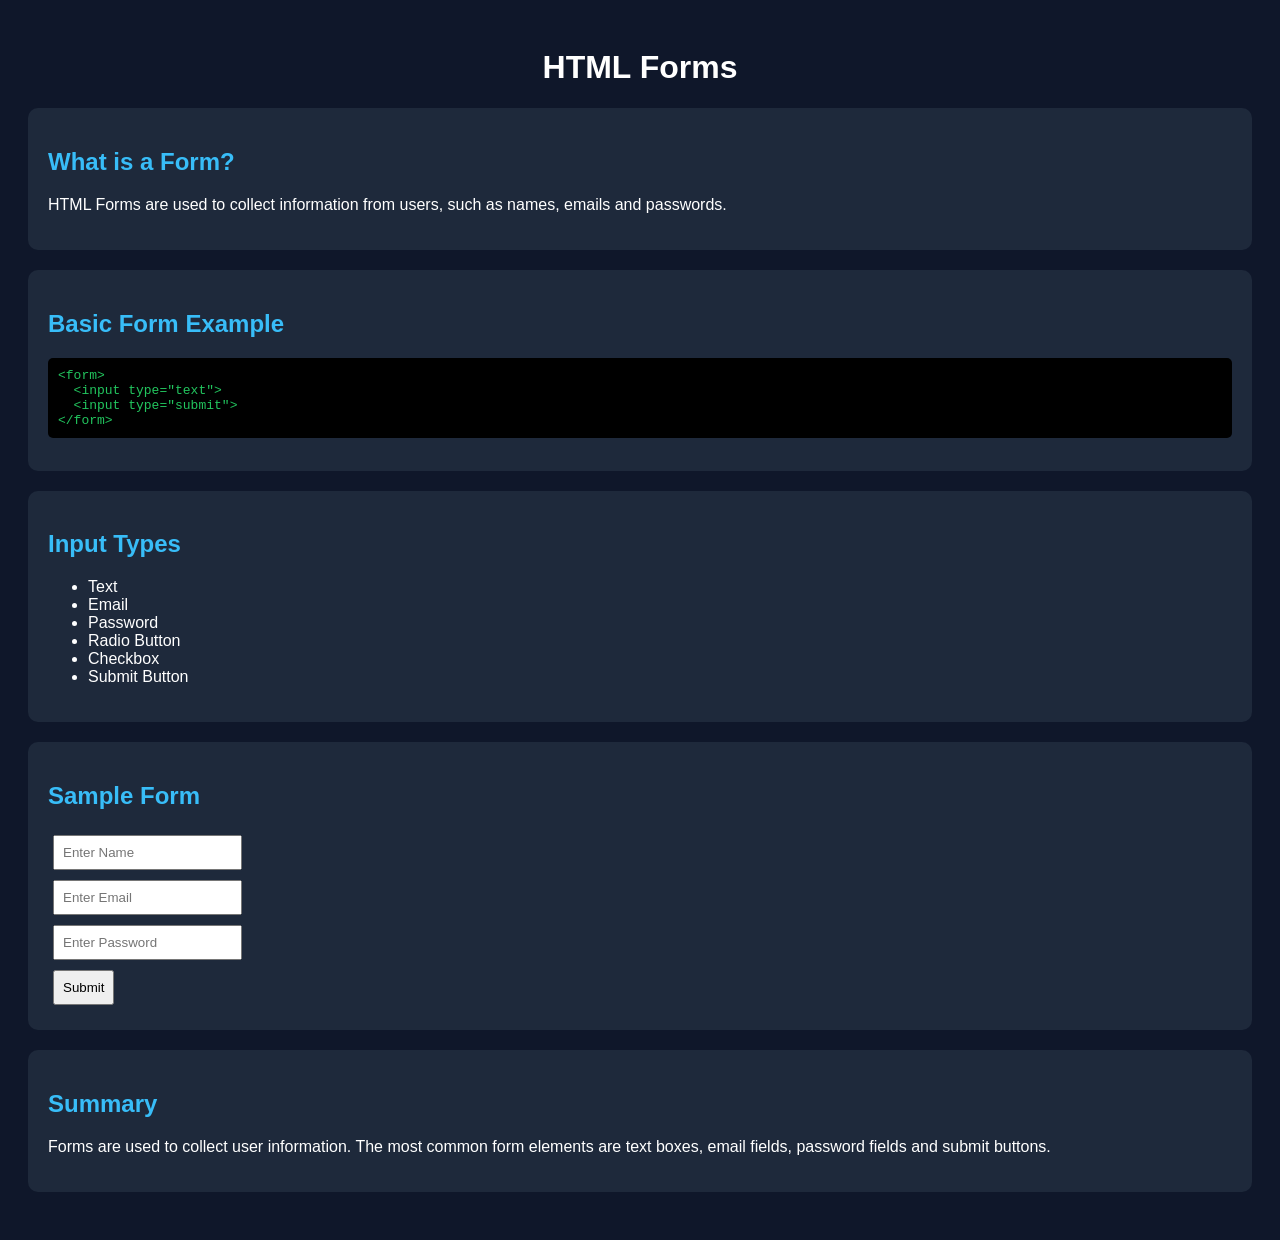
<file: CSOrbit/pages/forms.html>
<!DOCTYPE html>
<html>
<head>
    <title>HTML Forms</title>

    <style>
        body{
            font-family:Arial,sans-serif;
            background:#0f172a;
            color:white;
            padding:20px;
        }

        .card{
            background:#1e293b;
            padding:20px;
            border-radius:10px;
            margin-bottom:20px;
        }

        h1{
            text-align:center;
        }

        h2{
            color:#38bdf8;
        }

        pre{
            background:black;
            color:#22c55e;
            padding:10px;
            border-radius:5px;
        }

        input,button{
            padding:8px;
            margin:5px;
        }
    </style>
</head>

<body>

<h1>HTML Forms</h1>

<div class="card">
<h2>What is a Form?</h2>

<p>
HTML Forms are used to collect information from users,
such as names, emails and passwords.
</p>
</div>

<div class="card">
<h2>Basic Form Example</h2>

<pre>
&lt;form&gt;
  &lt;input type="text"&gt;
  &lt;input type="submit"&gt;
&lt;/form&gt;
</pre>

</div>

<div class="card">
<h2>Input Types</h2>

<ul>
<li>Text</li>
<li>Email</li>
<li>Password</li>
<li>Radio Button</li>
<li>Checkbox</li>
<li>Submit Button</li>
</ul>

</div>

<div class="card">
<h2>Sample Form</h2>

<form>
    <input type="text" placeholder="Enter Name"><br>
    <input type="email" placeholder="Enter Email"><br>
    <input type="password" placeholder="Enter Password"><br>

    <button type="submit">Submit</button>
</form>

</div>

<div class="card">
<h2>Summary</h2>

<p>
Forms are used to collect user information.
The most common form elements are text boxes,
email fields, password fields and submit buttons.
</p>

</div>

</body>
</html>
</file>
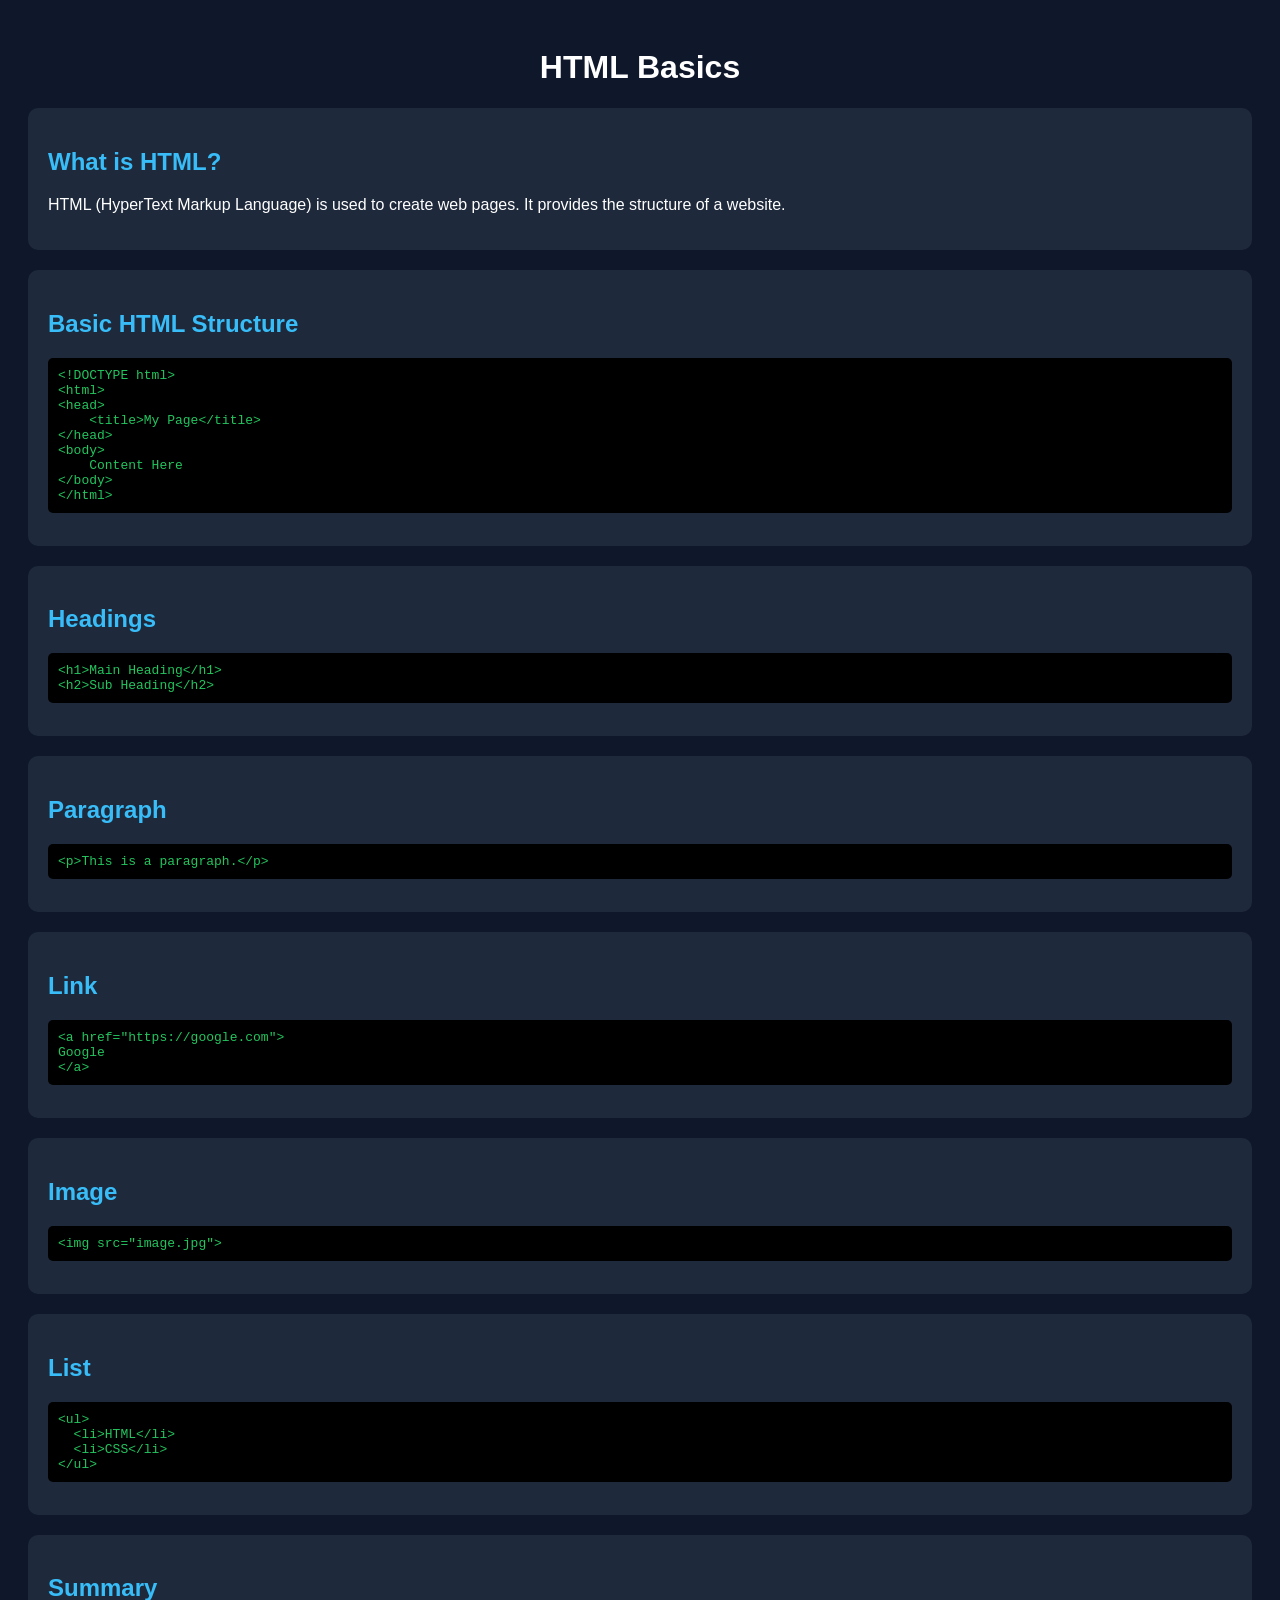
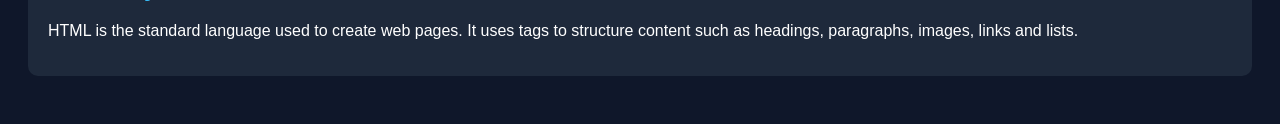
<file: CSOrbit/pages/html.html>
<!DOCTYPE html>
<html>
<head>
    <title>HTML Basics</title>

    <style>
        body{
            font-family:Arial,sans-serif;
            background:#0f172a;
            color:white;
            padding:20px;
        }

        .card{
            background:#1e293b;
            padding:20px;
            border-radius:10px;
            margin-bottom:20px;
        }

        h1{
            text-align:center;
        }

        h2{
            color:#38bdf8;
        }

        pre{
            background:black;
            color:#22c55e;
            padding:10px;
            border-radius:5px;
        }
    </style>
</head>

<body>

<h1>HTML Basics</h1>

<div class="card">
<h2>What is HTML?</h2>

<p>
HTML (HyperText Markup Language) is used to create web pages.
It provides the structure of a website.
</p>
</div>

<div class="card">
<h2>Basic HTML Structure</h2>

<pre>
&lt;!DOCTYPE html&gt;
&lt;html&gt;
&lt;head&gt;
    &lt;title&gt;My Page&lt;/title&gt;
&lt;/head&gt;
&lt;body&gt;
    Content Here
&lt;/body&gt;
&lt;/html&gt;
</pre>

</div>

<div class="card">
<h2>Headings</h2>

<pre>
&lt;h1&gt;Main Heading&lt;/h1&gt;
&lt;h2&gt;Sub Heading&lt;/h2&gt;
</pre>

</div>

<div class="card">
<h2>Paragraph</h2>

<pre>
&lt;p&gt;This is a paragraph.&lt;/p&gt;
</pre>

</div>

<div class="card">
<h2>Link</h2>

<pre>
&lt;a href="https://google.com"&gt;
Google
&lt;/a&gt;
</pre>

</div>

<div class="card">
<h2>Image</h2>

<pre>
&lt;img src="image.jpg"&gt;
</pre>

</div>

<div class="card">
<h2>List</h2>

<pre>
&lt;ul&gt;
  &lt;li&gt;HTML&lt;/li&gt;
  &lt;li&gt;CSS&lt;/li&gt;
&lt;/ul&gt;
</pre>

</div>

<div class="card">
<h2>Summary</h2>

<p>
HTML is the standard language used to create web pages.
It uses tags to structure content such as headings,
paragraphs, images, links and lists.
</p>

</div>

</body>
</html>
</file>
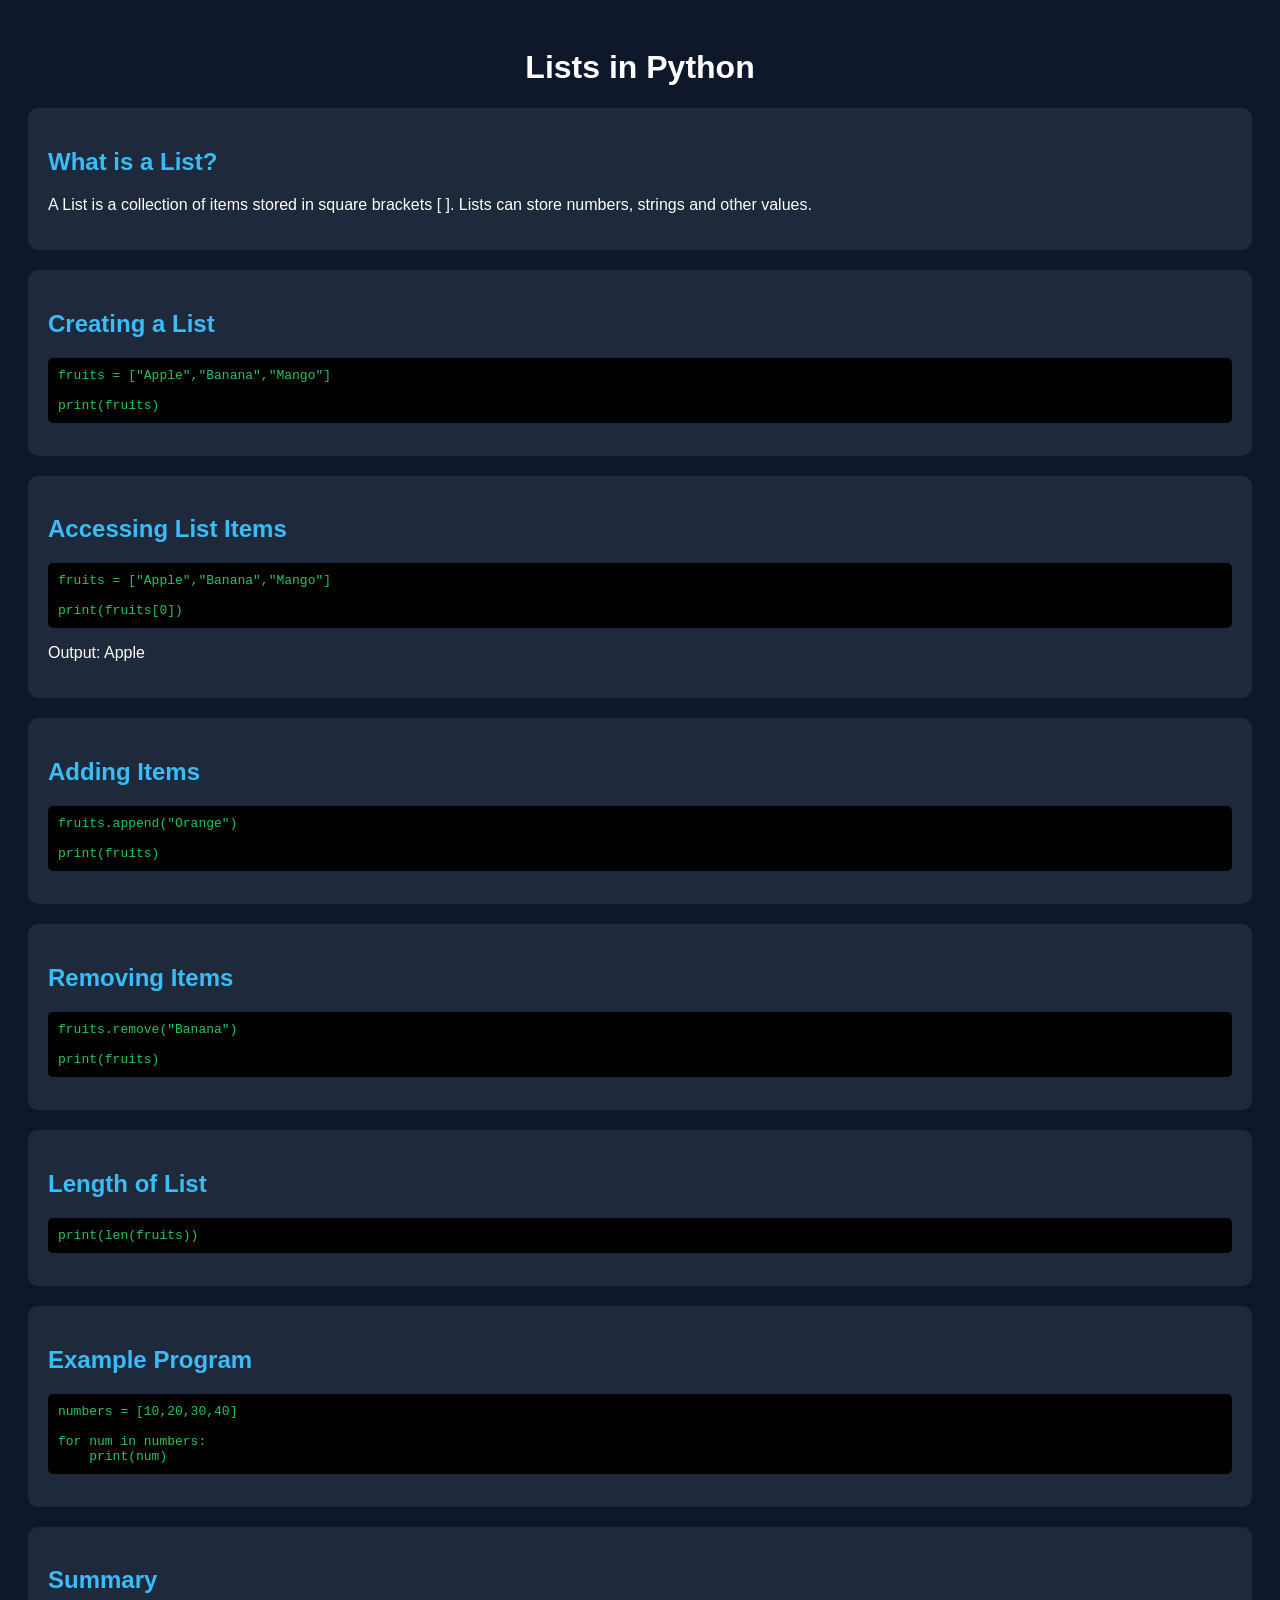
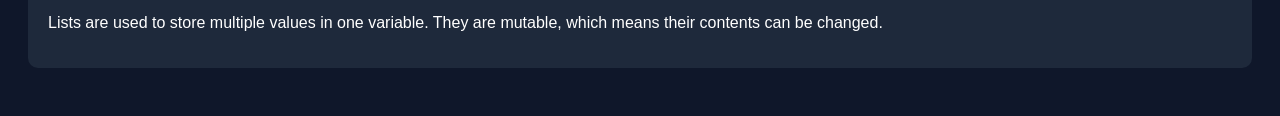
<file: CSOrbit/pages/lists.html>
<!DOCTYPE html>
<html>
<head>
    <title>Lists in Python</title>

    <style>
        body{
            font-family:Arial,sans-serif;
            background:#0f172a;
            color:white;
            padding:20px;
        }

        .card{
            background:#1e293b;
            padding:20px;
            border-radius:10px;
            margin-bottom:20px;
        }

        h1{
            text-align:center;
        }

        h2{
            color:#38bdf8;
        }

        pre{
            background:black;
            color:#22c55e;
            padding:10px;
            border-radius:5px;
        }
    </style>
</head>

<body>

<h1>Lists in Python</h1>

<div class="card">
<h2>What is a List?</h2>

<p>
A List is a collection of items stored in square brackets [ ].
Lists can store numbers, strings and other values.
</p>
</div>

<div class="card">
<h2>Creating a List</h2>

<pre>
fruits = ["Apple","Banana","Mango"]

print(fruits)
</pre>
</div>

<div class="card">
<h2>Accessing List Items</h2>

<pre>
fruits = ["Apple","Banana","Mango"]

print(fruits[0])
</pre>

<p>Output: Apple</p>
</div>

<div class="card">
<h2>Adding Items</h2>

<pre>
fruits.append("Orange")

print(fruits)
</pre>
</div>

<div class="card">
<h2>Removing Items</h2>

<pre>
fruits.remove("Banana")

print(fruits)
</pre>
</div>

<div class="card">
<h2>Length of List</h2>

<pre>
print(len(fruits))
</pre>
</div>

<div class="card">
<h2>Example Program</h2>

<pre>
numbers = [10,20,30,40]

for num in numbers:
    print(num)
</pre>
</div>

<div class="card">
<h2>Summary</h2>

<p>
Lists are used to store multiple values in one variable.
They are mutable, which means their contents can be changed.
</p>

</div>

</body>
</html>
</file>
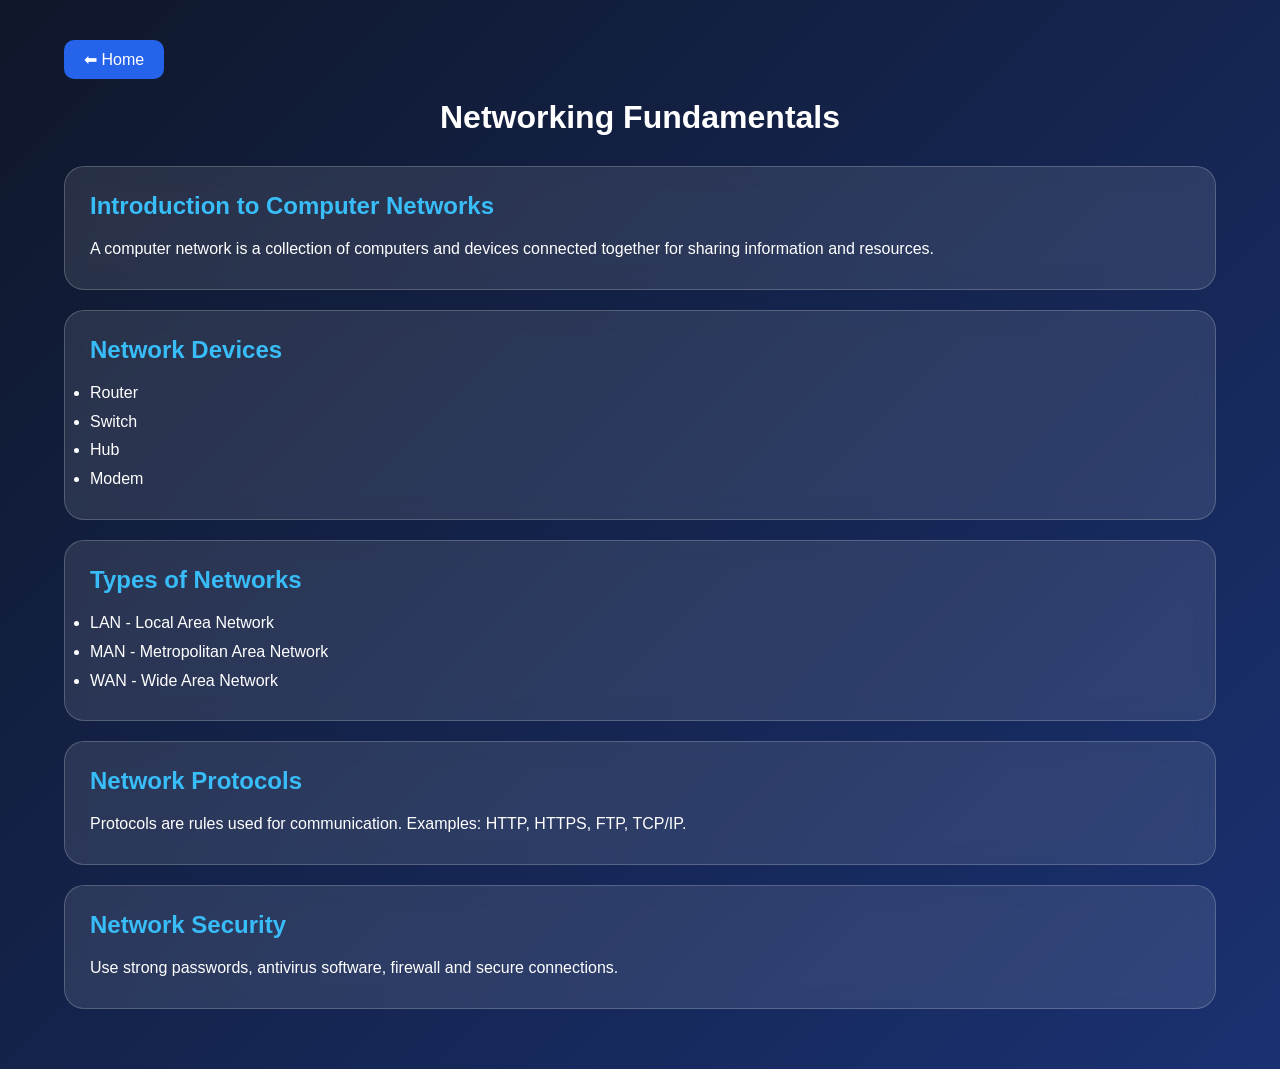
<file: CSOrbit/pages/networking.html>
<!DOCTYPE html>
<html lang="en">
<head>
<meta charset="UTF-8">
<meta name="viewport" content="width=device-width, initial-scale=1.0">
<title>Networking Fundamentals</title>

<style>
*{
margin:0;
padding:0;
box-sizing:border-box;
font-family:'Segoe UI',sans-serif;
}

body{
color:white;
background:linear-gradient(135deg,#0f172a,#1e3a8a,#7c3aed,#06b6d4);
background-size:400% 400%;
animation:bg 15s ease infinite;
}

@keyframes bg{
0%{background-position:0% 50%;}
50%{background-position:100% 50%;}
100%{background-position:0% 50%;}
}

.container{
width:90%;
max-width:1200px;
margin:auto;
padding:40px 0;
}

h1{
text-align:center;
margin-bottom:30px;
}

.card{
background:rgba(255,255,255,0.1);
backdrop-filter:blur(10px);
padding:25px;
margin-bottom:20px;
border-radius:20px;
border:1px solid rgba(255,255,255,0.2);
}

h2{
margin-bottom:15px;
color:#38bdf8;
}

p,li{
line-height:1.8;
}

a{
display:inline-block;
padding:10px 20px;
background:#2563eb;
color:white;
text-decoration:none;
border-radius:10px;
margin-bottom:20px;
}
</style>
</head>

<body>

<div class="container">

<a href="../index.html">⬅ Home</a>

<h1>Networking Fundamentals</h1>

<div class="card">
<h2>Introduction to Computer Networks</h2>
<p>A computer network is a collection of computers and devices connected together for sharing information and resources.</p>
</div>

<div class="card">
<h2>Network Devices</h2>
<ul>
<li>Router</li>
<li>Switch</li>
<li>Hub</li>
<li>Modem</li>
</ul>
</div>

<div class="card">
<h2>Types of Networks</h2>
<ul>
<li>LAN - Local Area Network</li>
<li>MAN - Metropolitan Area Network</li>
<li>WAN - Wide Area Network</li>
</ul>
</div>

<div class="card">
<h2>Network Protocols</h2>
<p>Protocols are rules used for communication. Examples: HTTP, HTTPS, FTP, TCP/IP.</p>
</div>

<div class="card">
<h2>Network Security</h2>
<p>Use strong passwords, antivirus software, firewall and secure connections.</p>
</div>

</div>

</body>
</html>
</file>
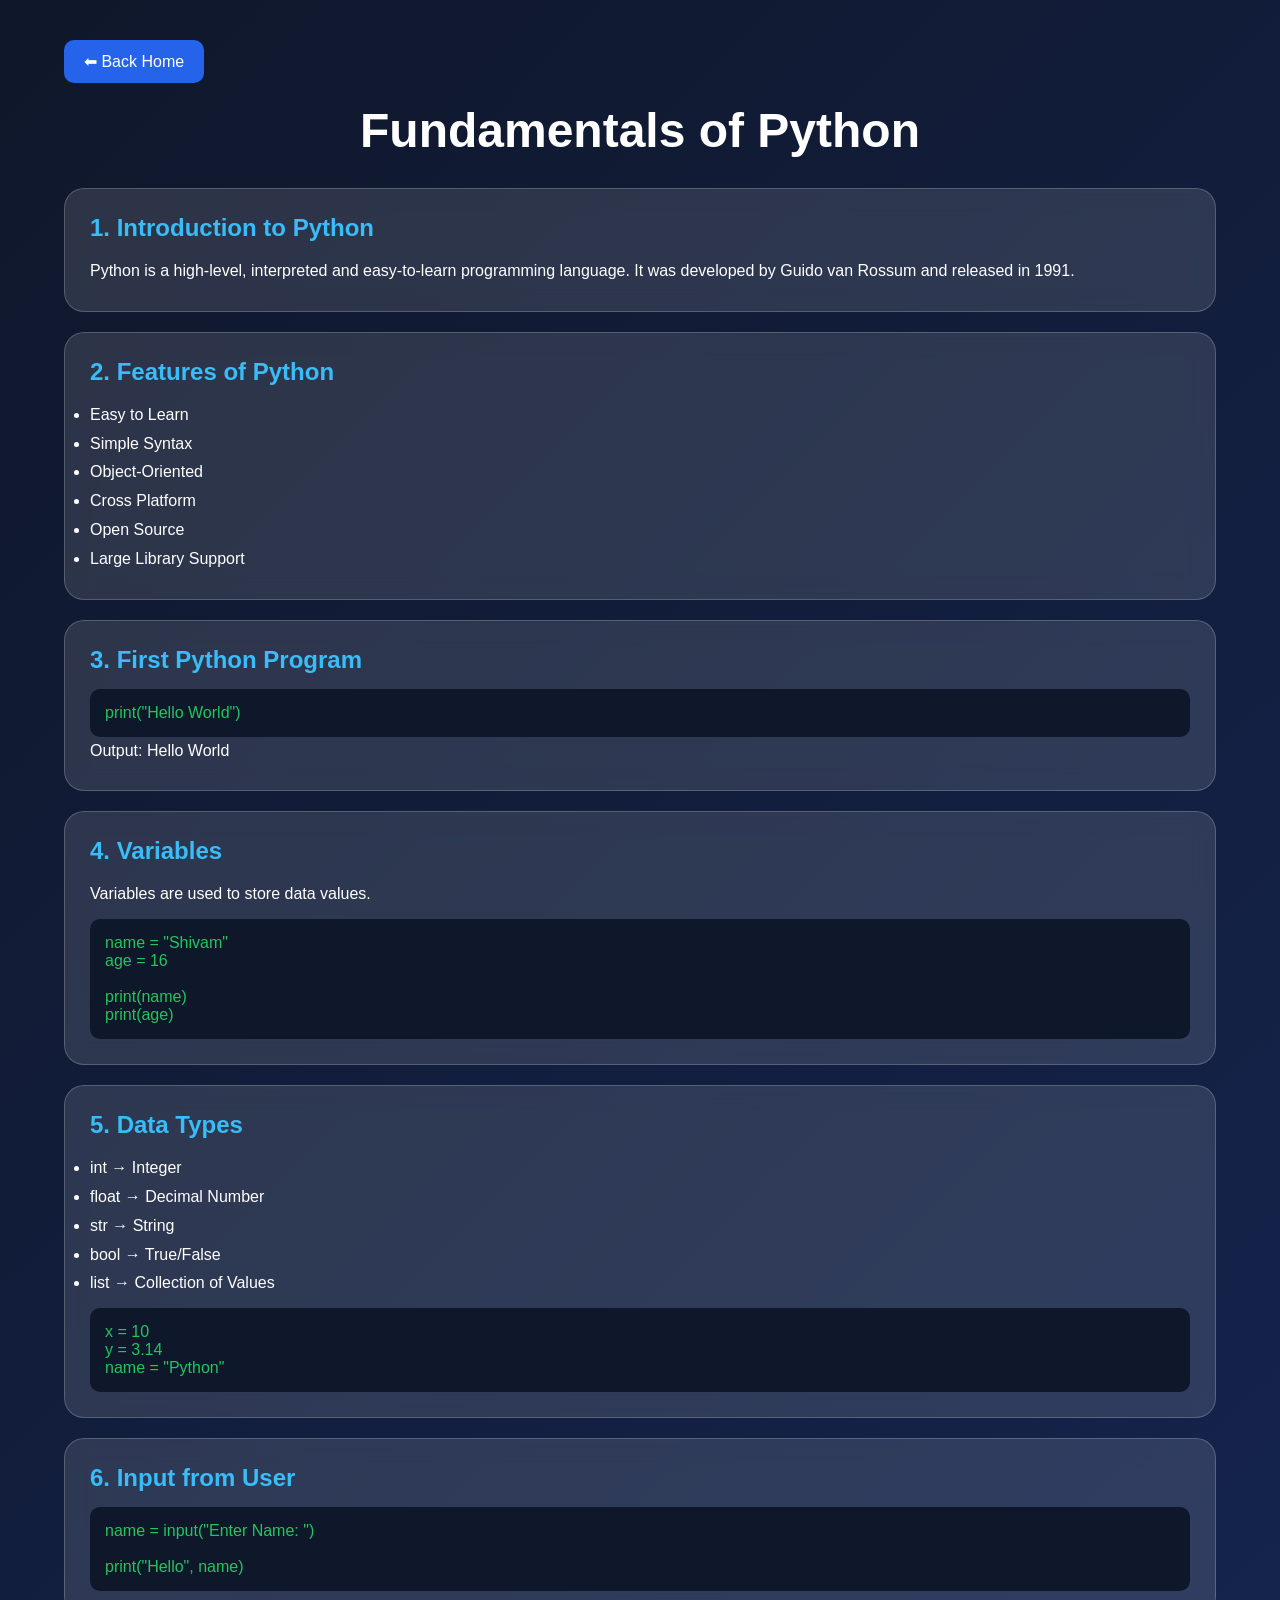
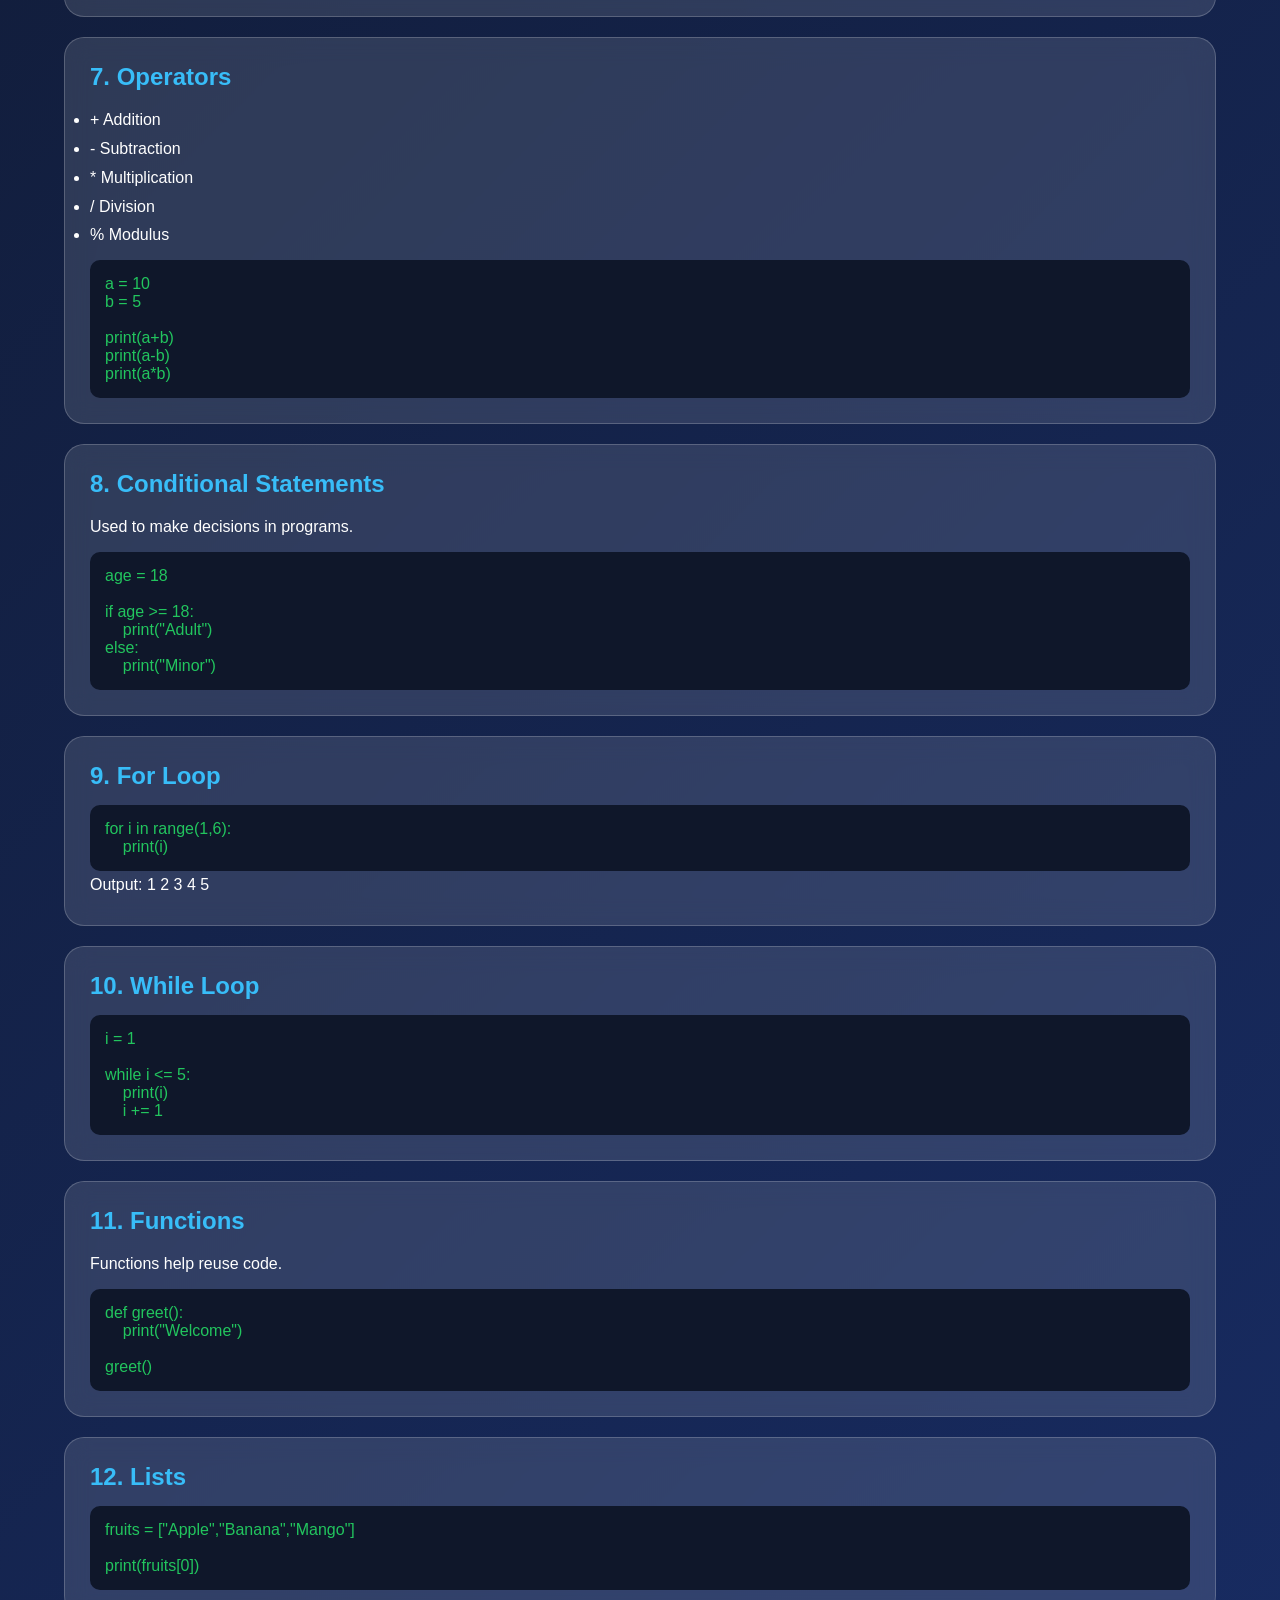
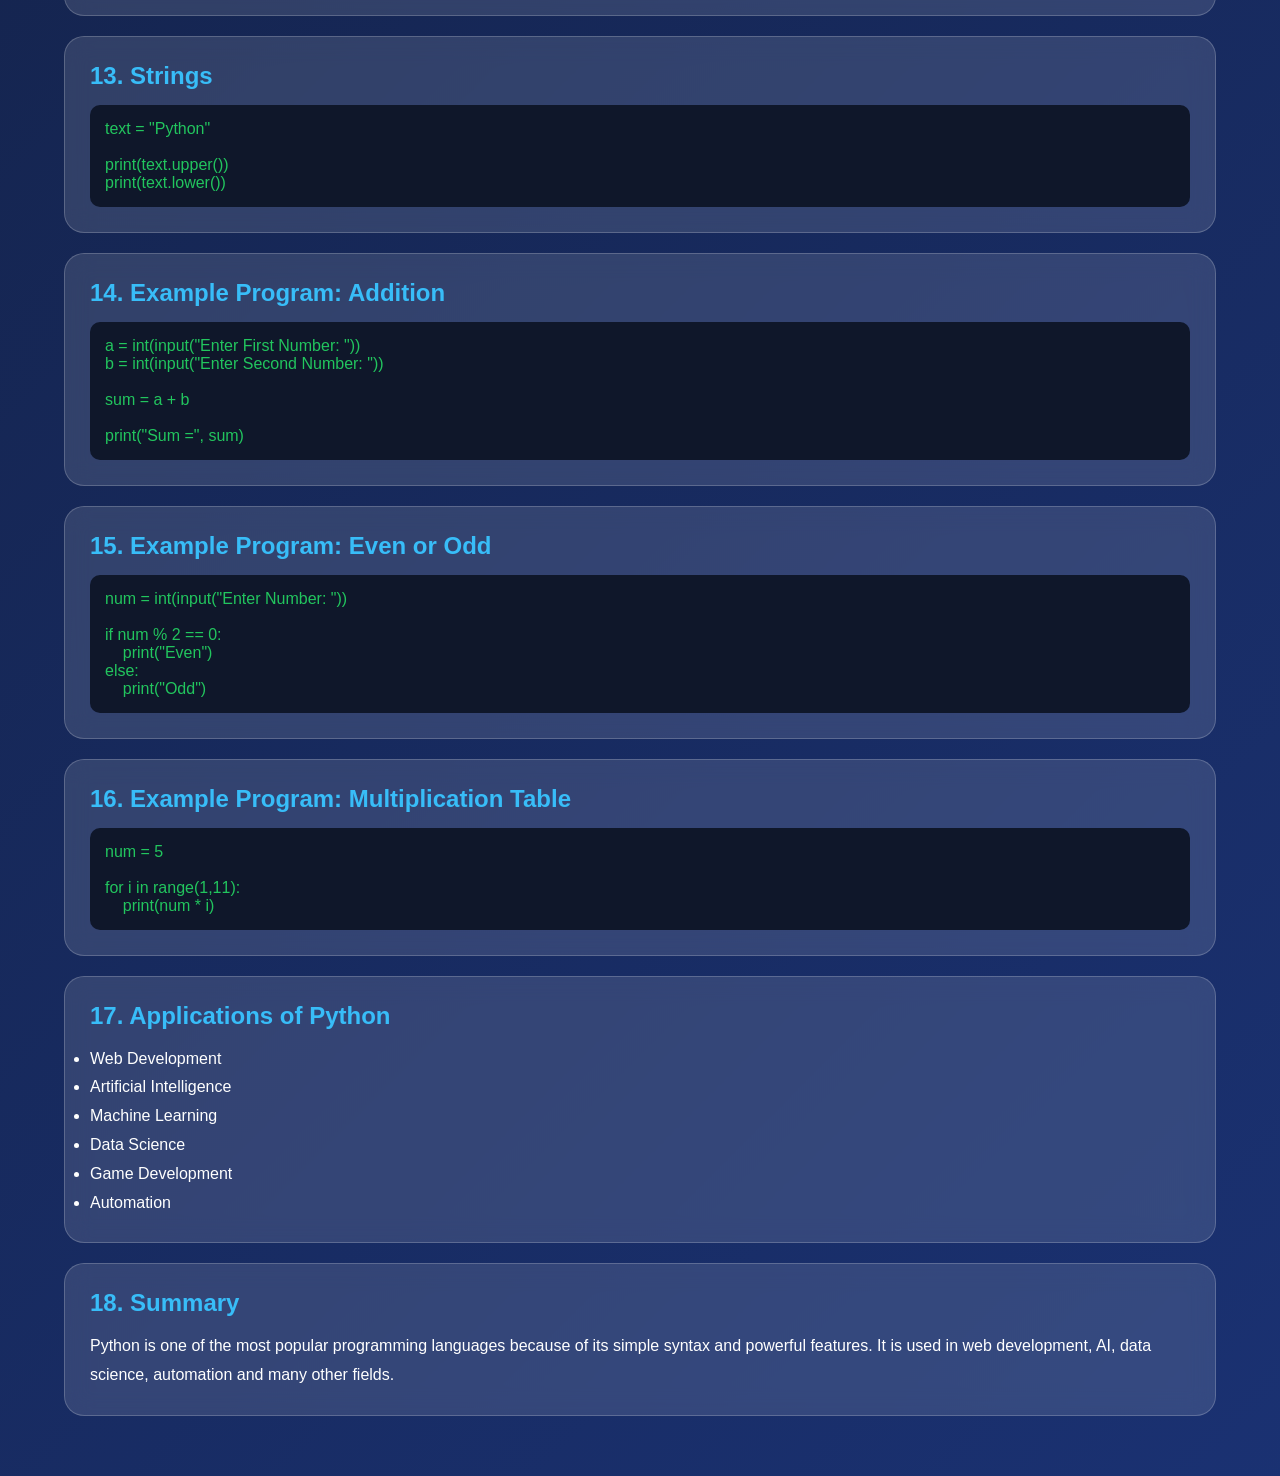
<file: CSOrbit/pages/python.html>
<!DOCTYPE html>
<html lang="en">
<head>
<meta charset="UTF-8">
<meta name="viewport" content="width=device-width, initial-scale=1.0">
<title>Fundamentals of Python</title>

<style>

*{
margin:0;
padding:0;
box-sizing:border-box;
font-family:'Segoe UI',sans-serif;
}

body{
color:white;
background:linear-gradient(
135deg,
#0f172a,
#1e3a8a,
#7c3aed,
#06b6d4
);
background-size:400% 400%;
animation:bg 15s ease infinite;
}

@keyframes bg{
0%{background-position:0% 50%;}
50%{background-position:100% 50%;}
100%{background-position:0% 50%;}
}

.container{
width:90%;
max-width:1200px;
margin:auto;
padding:40px 0;
}

.home-btn{
display:inline-block;
padding:12px 20px;
background:#2563eb;
color:white;
text-decoration:none;
border-radius:10px;
margin-bottom:20px;
}

h1{
text-align:center;
margin-bottom:30px;
font-size:3rem;
}

.card{
background:rgba(255,255,255,0.12);
backdrop-filter:blur(12px);
border:1px solid rgba(255,255,255,0.2);
border-radius:20px;
padding:25px;
margin-bottom:20px;
}

.card h2{
color:#38bdf8;
margin-bottom:15px;
}

.card p,
.card li{
line-height:1.8;
}

pre{
background:#0f172a;
padding:15px;
border-radius:10px;
overflow-x:auto;
margin-top:10px;
color:#22c55e;
}

</style>
</head>

<body>

<div class="container">

<a href="../index.html" class="home-btn">⬅ Back Home</a>

<h1>Fundamentals of Python</h1>

<div class="card">
<h2>1. Introduction to Python</h2>

<p>
Python is a high-level, interpreted and easy-to-learn programming language.
It was developed by Guido van Rossum and released in 1991.
</p>

</div>

<div class="card">
<h2>2. Features of Python</h2>

<ul>
<li>Easy to Learn</li>
<li>Simple Syntax</li>
<li>Object-Oriented</li>
<li>Cross Platform</li>
<li>Open Source</li>
<li>Large Library Support</li>
</ul>

</div>

<div class="card">
<h2>3. First Python Program</h2>

<pre>
print("Hello World")
</pre>

<p>
Output:
Hello World
</p>

</div>

<div class="card">
<h2>4. Variables</h2>

<p>
Variables are used to store data values.
</p>

<pre>
name = "Shivam"
age = 16

print(name)
print(age)
</pre>

</div>

<div class="card">
<h2>5. Data Types</h2>

<ul>
<li>int → Integer</li>
<li>float → Decimal Number</li>
<li>str → String</li>
<li>bool → True/False</li>
<li>list → Collection of Values</li>
</ul>

<pre>
x = 10
y = 3.14
name = "Python"
</pre>

</div>

<div class="card">
<h2>6. Input from User</h2>

<pre>
name = input("Enter Name: ")

print("Hello", name)
</pre>

</div>

<div class="card">
<h2>7. Operators</h2>

<ul>
<li>+ Addition</li>
<li>- Subtraction</li>
<li>* Multiplication</li>
<li>/ Division</li>
<li>% Modulus</li>
</ul>

<pre>
a = 10
b = 5

print(a+b)
print(a-b)
print(a*b)
</pre>

</div>

<div class="card">
<h2>8. Conditional Statements</h2>

<p>
Used to make decisions in programs.
</p>

<pre>
age = 18

if age >= 18:
    print("Adult")
else:
    print("Minor")
</pre>

</div>

<div class="card">
<h2>9. For Loop</h2>

<pre>
for i in range(1,6):
    print(i)
</pre>

<p>
Output:
1 2 3 4 5
</p>

</div>

<div class="card">
<h2>10. While Loop</h2>

<pre>
i = 1

while i <= 5:
    print(i)
    i += 1
</pre>

</div>

<div class="card">
<h2>11. Functions</h2>

<p>
Functions help reuse code.
</p>

<pre>
def greet():
    print("Welcome")

greet()
</pre>

</div>

<div class="card">
<h2>12. Lists</h2>

<pre>
fruits = ["Apple","Banana","Mango"]

print(fruits[0])
</pre>

</div>

<div class="card">
<h2>13. Strings</h2>

<pre>
text = "Python"

print(text.upper())
print(text.lower())
</pre>

</div>

<div class="card">
<h2>14. Example Program: Addition</h2>

<pre>
a = int(input("Enter First Number: "))
b = int(input("Enter Second Number: "))

sum = a + b

print("Sum =", sum)
</pre>

</div>

<div class="card">
<h2>15. Example Program: Even or Odd</h2>

<pre>
num = int(input("Enter Number: "))

if num % 2 == 0:
    print("Even")
else:
    print("Odd")
</pre>

</div>

<div class="card">
<h2>16. Example Program: Multiplication Table</h2>

<pre>
num = 5

for i in range(1,11):
    print(num * i)
</pre>

</div>

<div class="card">
<h2>17. Applications of Python</h2>

<ul>
<li>Web Development</li>
<li>Artificial Intelligence</li>
<li>Machine Learning</li>
<li>Data Science</li>
<li>Game Development</li>
<li>Automation</li>
</ul>

</div>

<div class="card">
<h2>18. Summary</h2>

<p>
Python is one of the most popular programming languages because of
its simple syntax and powerful features. It is used in web development,
AI, data science, automation and many other fields.
</p>

</div>

</div>

</body>
</html>
</file>
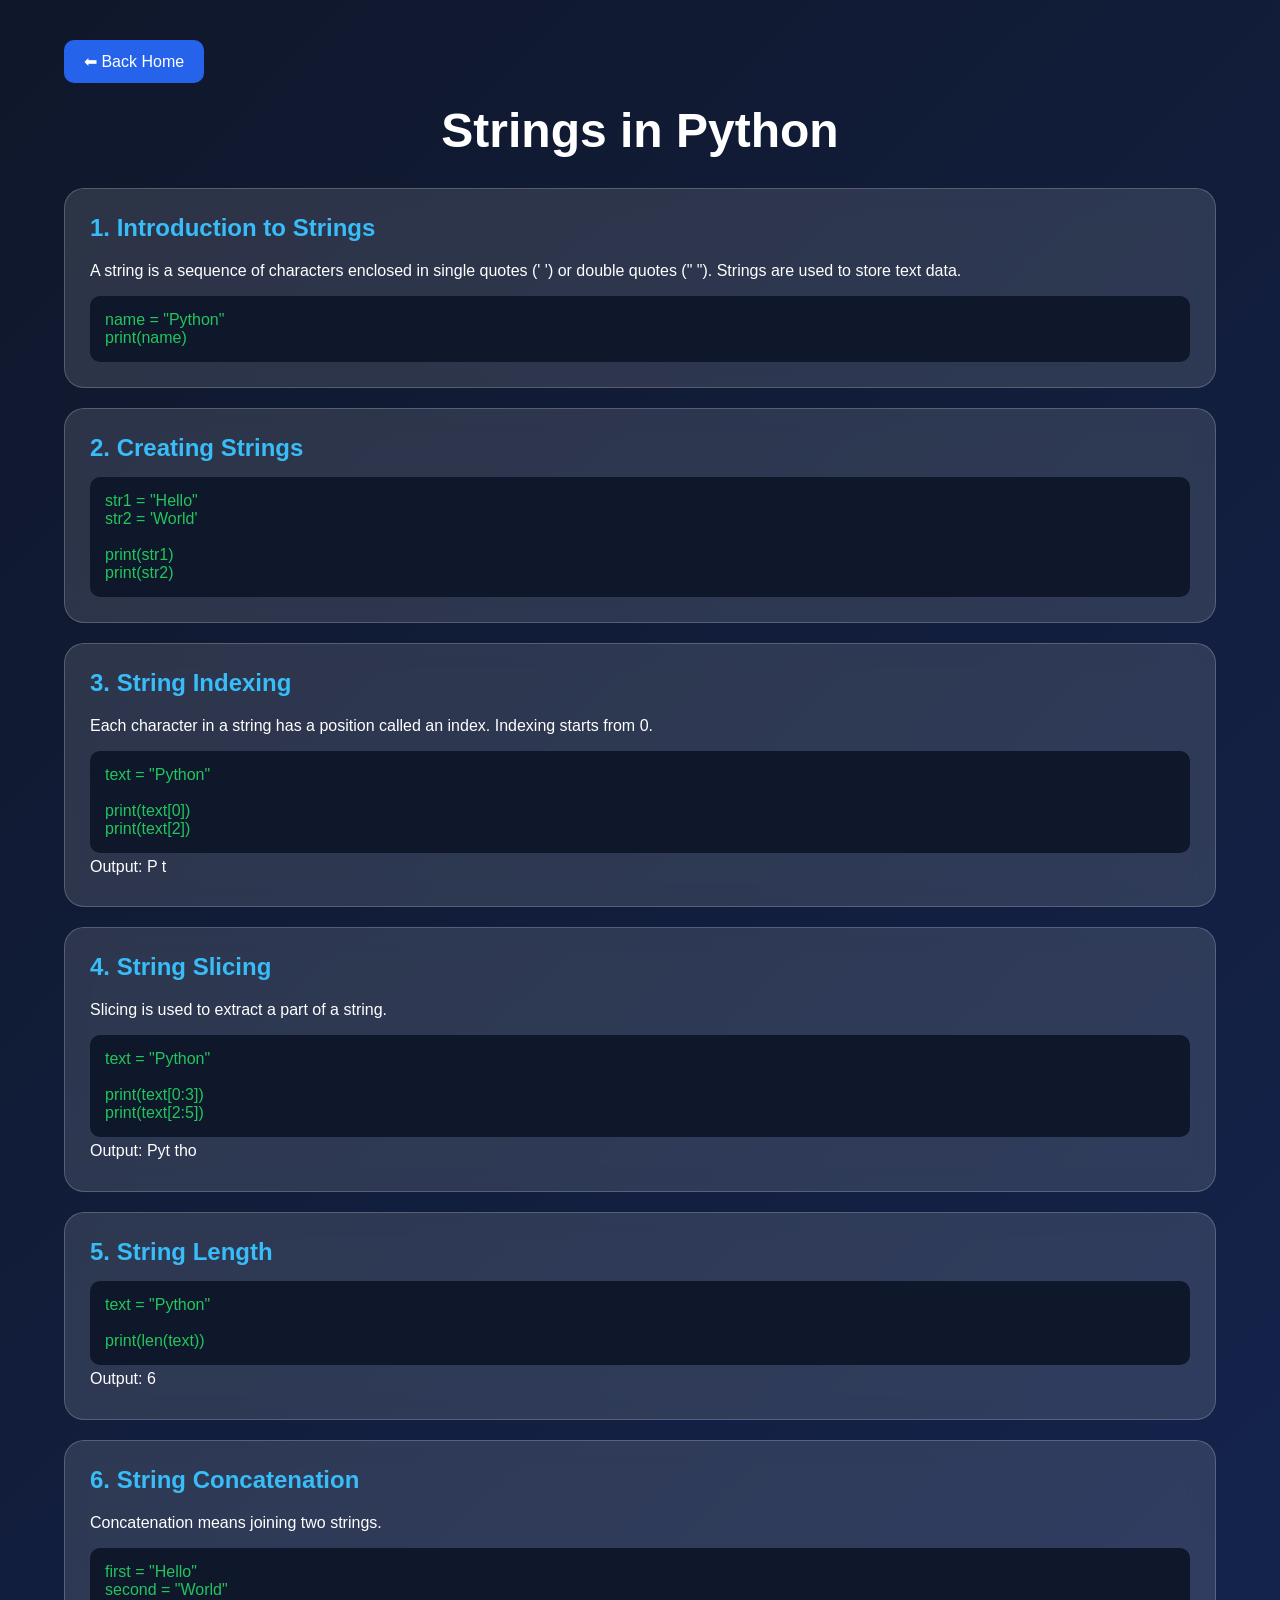
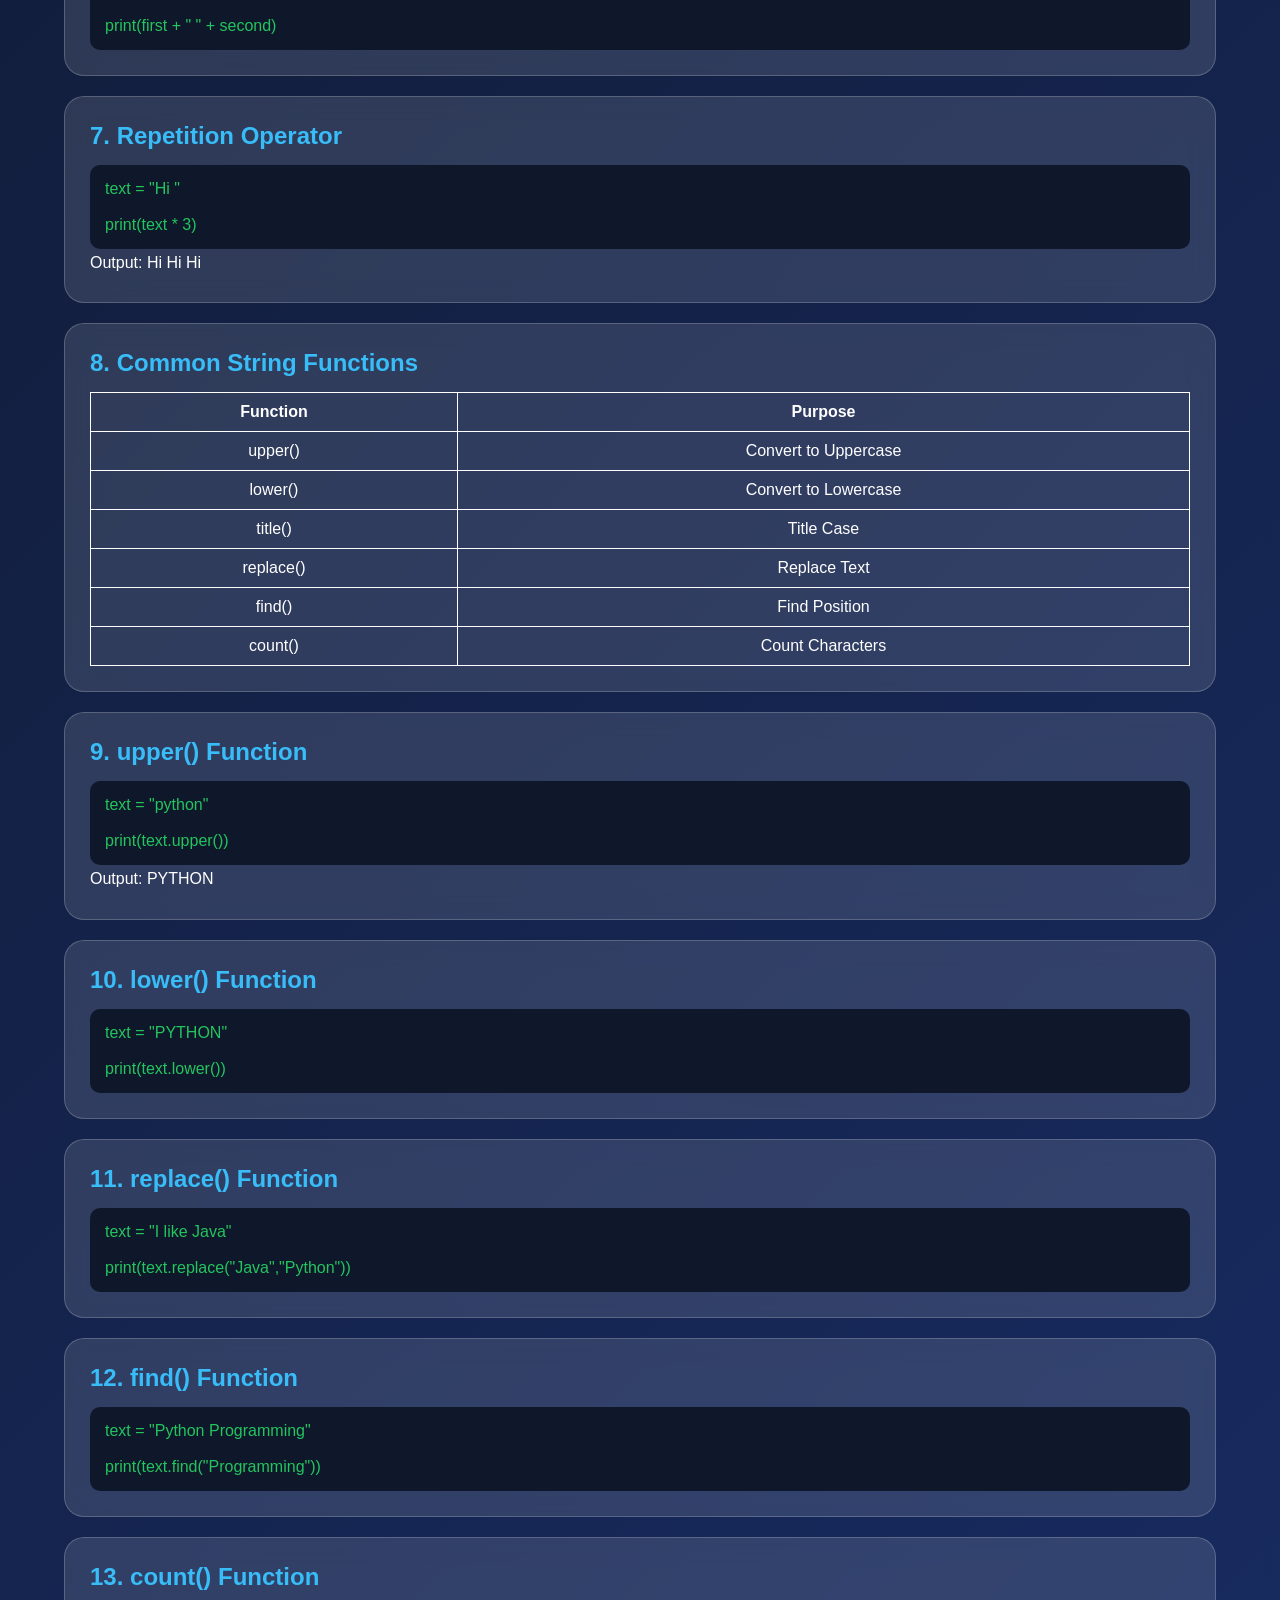
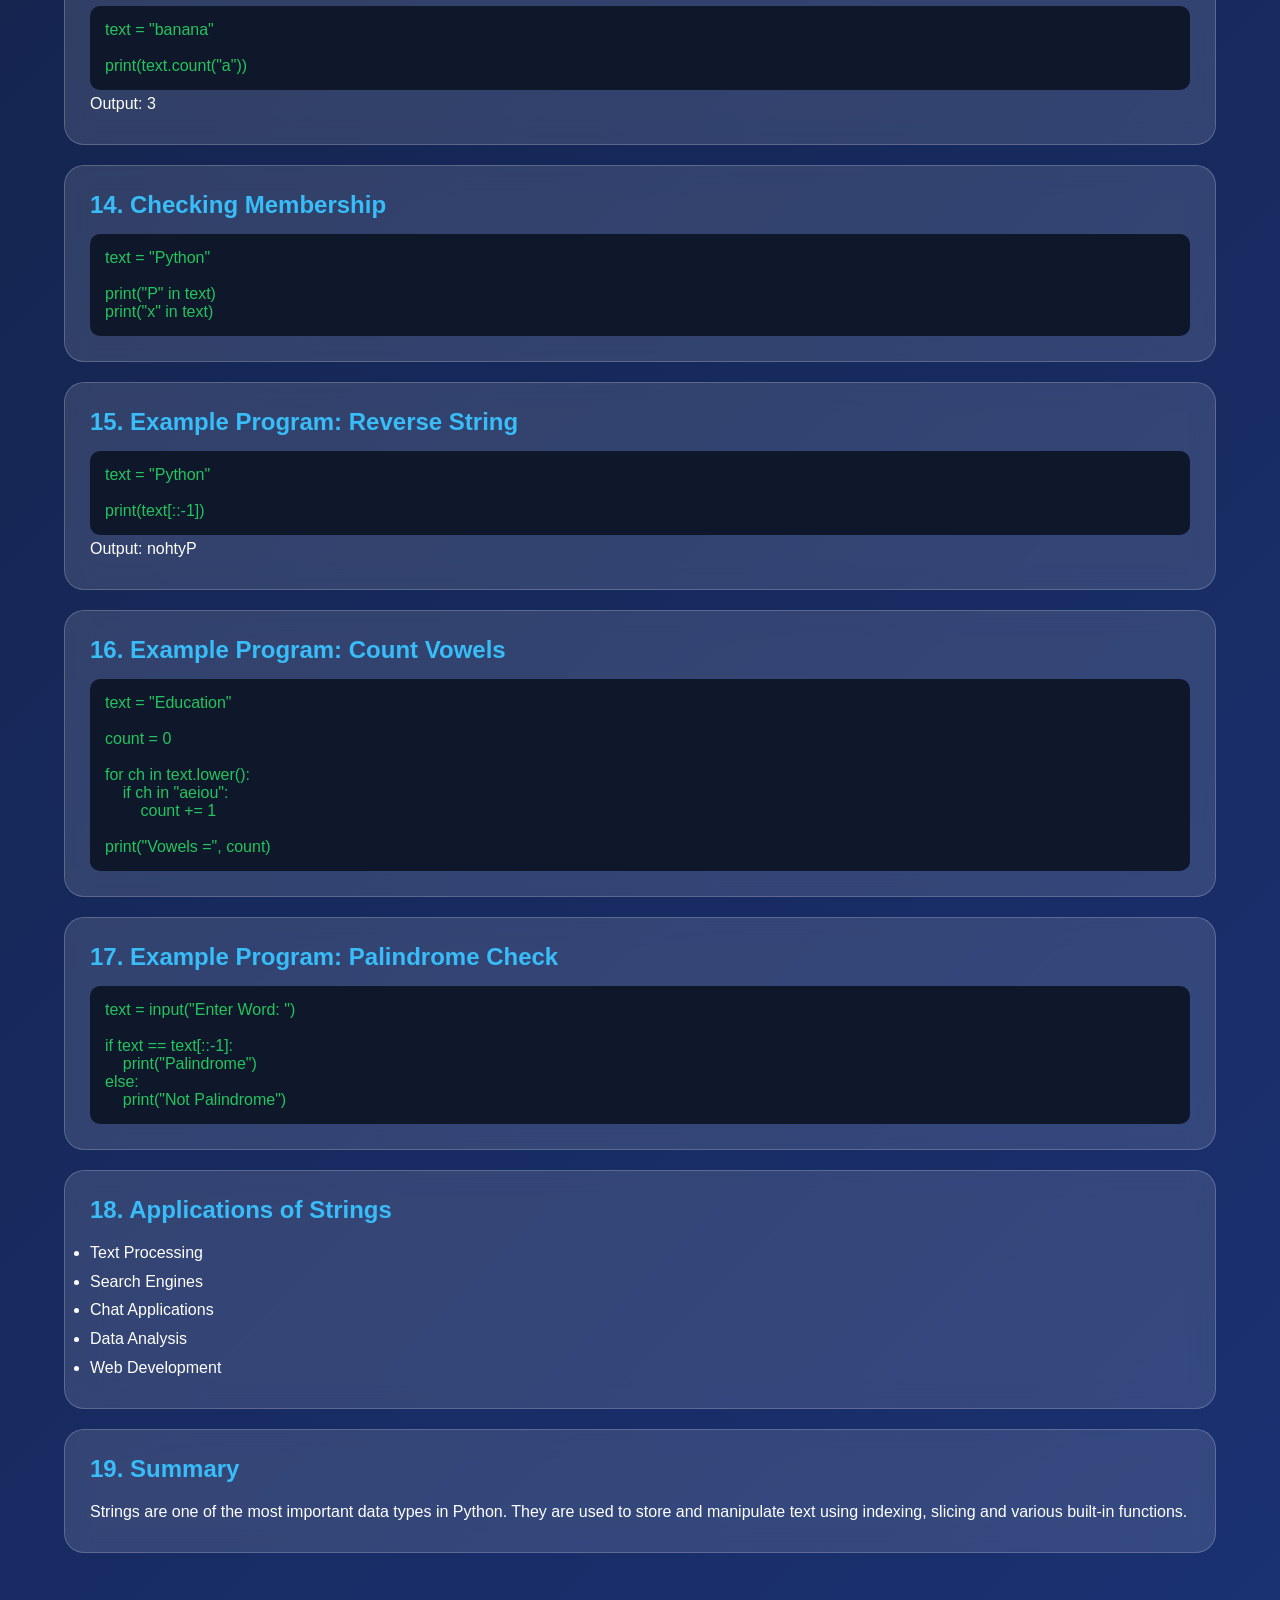
<file: CSOrbit/pages/strings.html>
<!DOCTYPE html>
<html lang="en">
<head>
<meta charset="UTF-8">
<meta name="viewport" content="width=device-width, initial-scale=1.0">
<title>Strings in Python</title>

<style>

*{
margin:0;
padding:0;
box-sizing:border-box;
font-family:'Segoe UI',sans-serif;
}

body{
color:white;
background:linear-gradient(
135deg,
#0f172a,
#1e3a8a,
#7c3aed,
#06b6d4
);
background-size:400% 400%;
animation:bg 15s ease infinite;
}

@keyframes bg{
0%{background-position:0% 50%;}
50%{background-position:100% 50%;}
100%{background-position:0% 50%;}
}

.container{
width:90%;
max-width:1200px;
margin:auto;
padding:40px 0;
}

.home-btn{
display:inline-block;
padding:12px 20px;
background:#2563eb;
color:white;
text-decoration:none;
border-radius:10px;
margin-bottom:20px;
}

h1{
text-align:center;
margin-bottom:30px;
font-size:3rem;
}

.card{
background:rgba(255,255,255,0.12);
backdrop-filter:blur(12px);
border:1px solid rgba(255,255,255,0.2);
border-radius:20px;
padding:25px;
margin-bottom:20px;
}

.card h2{
color:#38bdf8;
margin-bottom:15px;
}

.card p,
.card li{
line-height:1.8;
}

pre{
background:#0f172a;
padding:15px;
border-radius:10px;
overflow-x:auto;
margin-top:10px;
color:#22c55e;
}

table{
width:100%;
border-collapse:collapse;
margin-top:15px;
}

table,th,td{
border:1px solid white;
}

th,td{
padding:10px;
text-align:center;
}

</style>
</head>

<body>

<div class="container">

<a href="../index.html" class="home-btn">⬅ Back Home</a>

<h1>Strings in Python</h1>

<div class="card">
<h2>1. Introduction to Strings</h2>

<p>
A string is a sequence of characters enclosed in single quotes (' ')
or double quotes (" "). Strings are used to store text data.
</p>

<pre>
name = "Python"
print(name)
</pre>

</div>

<div class="card">
<h2>2. Creating Strings</h2>

<pre>
str1 = "Hello"
str2 = 'World'

print(str1)
print(str2)
</pre>

</div>

<div class="card">
<h2>3. String Indexing</h2>

<p>
Each character in a string has a position called an index.
Indexing starts from 0.
</p>

<pre>
text = "Python"

print(text[0])
print(text[2])
</pre>

<p>
Output:
P
t
</p>

</div>

<div class="card">
<h2>4. String Slicing</h2>

<p>
Slicing is used to extract a part of a string.
</p>

<pre>
text = "Python"

print(text[0:3])
print(text[2:5])
</pre>

<p>
Output:
Pyt
tho
</p>

</div>

<div class="card">
<h2>5. String Length</h2>

<pre>
text = "Python"

print(len(text))
</pre>

<p>
Output: 6
</p>

</div>

<div class="card">
<h2>6. String Concatenation</h2>

<p>
Concatenation means joining two strings.
</p>

<pre>
first = "Hello"
second = "World"

print(first + " " + second)
</pre>

</div>

<div class="card">
<h2>7. Repetition Operator</h2>

<pre>
text = "Hi "

print(text * 3)
</pre>

<p>
Output:
Hi Hi Hi
</p>

</div>

<div class="card">
<h2>8. Common String Functions</h2>

<table>

<tr>
<th>Function</th>
<th>Purpose</th>
</tr>

<tr>
<td>upper()</td>
<td>Convert to Uppercase</td>
</tr>

<tr>
<td>lower()</td>
<td>Convert to Lowercase</td>
</tr>

<tr>
<td>title()</td>
<td>Title Case</td>
</tr>

<tr>
<td>replace()</td>
<td>Replace Text</td>
</tr>

<tr>
<td>find()</td>
<td>Find Position</td>
</tr>

<tr>
<td>count()</td>
<td>Count Characters</td>
</tr>

</table>

</div>

<div class="card">
<h2>9. upper() Function</h2>

<pre>
text = "python"

print(text.upper())
</pre>

<p>
Output:
PYTHON
</p>

</div>

<div class="card">
<h2>10. lower() Function</h2>

<pre>
text = "PYTHON"

print(text.lower())
</pre>

</div>

<div class="card">
<h2>11. replace() Function</h2>

<pre>
text = "I like Java"

print(text.replace("Java","Python"))
</pre>

</div>

<div class="card">
<h2>12. find() Function</h2>

<pre>
text = "Python Programming"

print(text.find("Programming"))
</pre>

</div>

<div class="card">
<h2>13. count() Function</h2>

<pre>
text = "banana"

print(text.count("a"))
</pre>

<p>
Output: 3
</p>

</div>

<div class="card">
<h2>14. Checking Membership</h2>

<pre>
text = "Python"

print("P" in text)
print("x" in text)
</pre>

</div>

<div class="card">
<h2>15. Example Program: Reverse String</h2>

<pre>
text = "Python"

print(text[::-1])
</pre>

<p>
Output:
nohtyP
</p>

</div>

<div class="card">
<h2>16. Example Program: Count Vowels</h2>

<pre>
text = "Education"

count = 0

for ch in text.lower():
    if ch in "aeiou":
        count += 1

print("Vowels =", count)
</pre>

</div>

<div class="card">
<h2>17. Example Program: Palindrome Check</h2>

<pre>
text = input("Enter Word: ")

if text == text[::-1]:
    print("Palindrome")
else:
    print("Not Palindrome")
</pre>

</div>

<div class="card">
<h2>18. Applications of Strings</h2>

<ul>
<li>Text Processing</li>
<li>Search Engines</li>
<li>Chat Applications</li>
<li>Data Analysis</li>
<li>Web Development</li>
</ul>

</div>

<div class="card">
<h2>19. Summary</h2>

<p>
Strings are one of the most important data types in Python.
They are used to store and manipulate text using indexing,
slicing and various built-in functions.
</p>

</div>

</div>

</body>
</html>
</file>
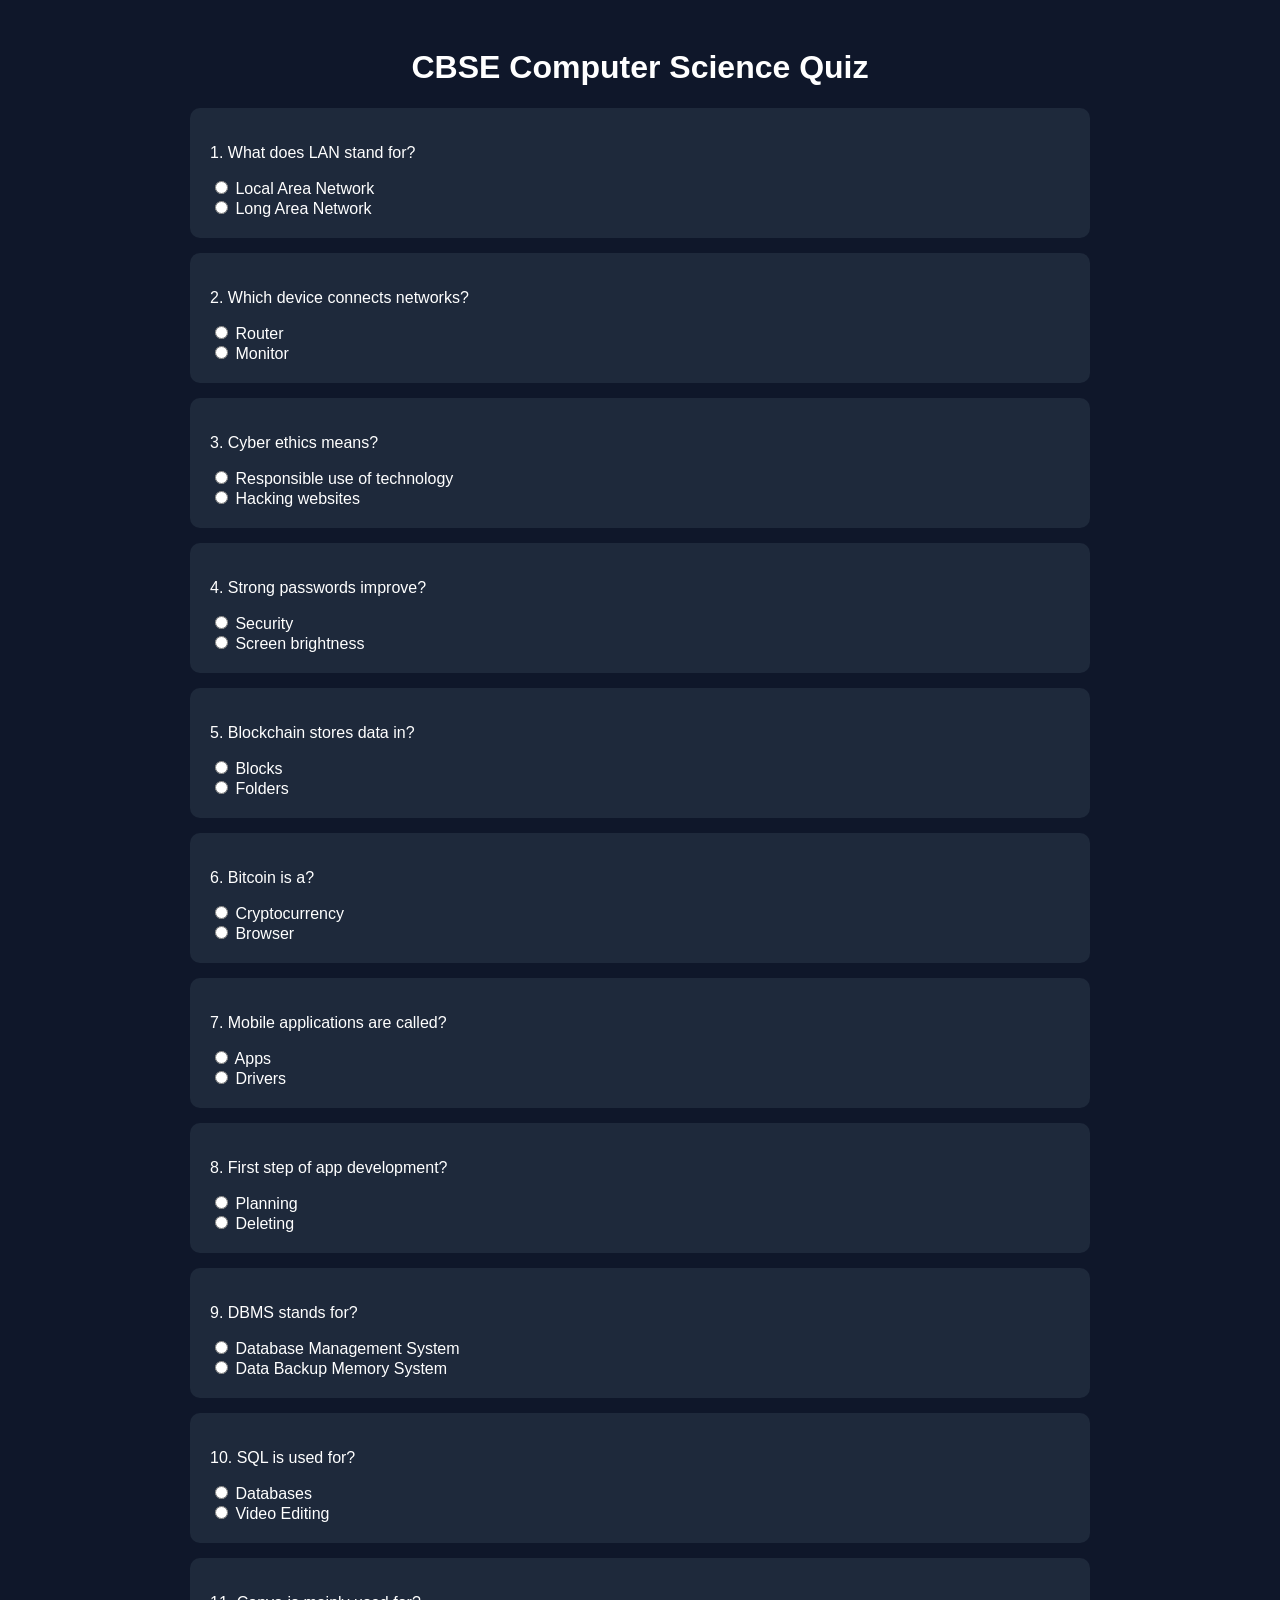
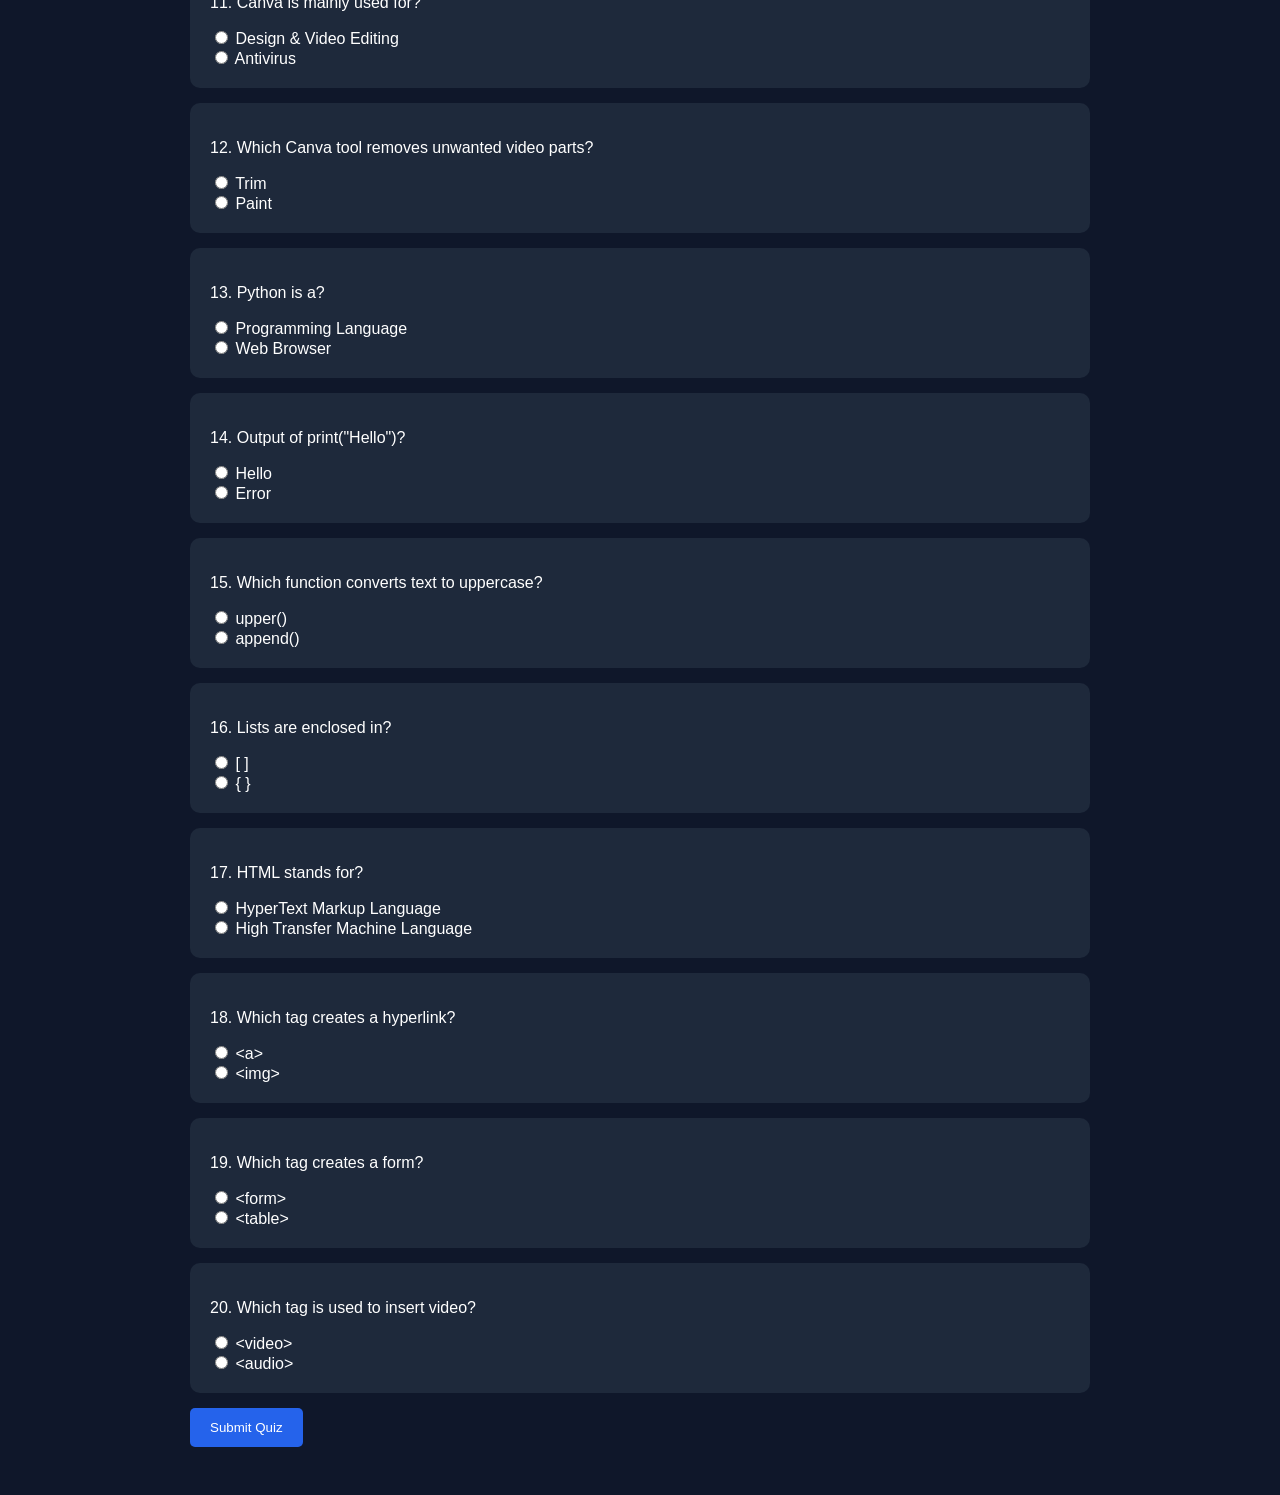
<file: CSOrbit/quiz/quiz.html>
<!DOCTYPE html>
<html lang="en">
<head>
<meta charset="UTF-8">
<meta name="viewport" content="width=device-width, initial-scale=1.0">
<title>CBSE Computer Science Quiz</title>

<style>

body{
    font-family:Arial,sans-serif;
    background:#0f172a;
    color:white;
    padding:20px;
}

.container{
    max-width:900px;
    margin:auto;
}

.card{
    background:#1e293b;
    padding:20px;
    margin-bottom:15px;
    border-radius:10px;
}

h1{
    text-align:center;
}

button{
    padding:12px 20px;
    background:#2563eb;
    color:white;
    border:none;
    border-radius:5px;
    cursor:pointer;
}

button:hover{
    background:#1d4ed8;
}

#result{
    font-size:25px;
    text-align:center;
    margin-top:20px;
}

</style>
</head>

<body>

<div class="container">

<h1>CBSE Computer Science Quiz</h1>

<form id="quizForm">

<div class="card">
<p>1. What does LAN stand for?</p>
<input type="radio" name="q1" value="1"> Local Area Network<br>
<input type="radio" name="q1" value="0"> Long Area Network
</div>

<div class="card">
<p>2. Which device connects networks?</p>
<input type="radio" name="q2" value="1"> Router<br>
<input type="radio" name="q2" value="0"> Monitor
</div>

<div class="card">
<p>3. Cyber ethics means?</p>
<input type="radio" name="q3" value="1"> Responsible use of technology<br>
<input type="radio" name="q3" value="0"> Hacking websites
</div>

<div class="card">
<p>4. Strong passwords improve?</p>
<input type="radio" name="q4" value="1"> Security<br>
<input type="radio" name="q4" value="0"> Screen brightness
</div>

<div class="card">
<p>5. Blockchain stores data in?</p>
<input type="radio" name="q5" value="1"> Blocks<br>
<input type="radio" name="q5" value="0"> Folders
</div>

<div class="card">
<p>6. Bitcoin is a?</p>
<input type="radio" name="q6" value="1"> Cryptocurrency<br>
<input type="radio" name="q6" value="0"> Browser
</div>

<div class="card">
<p>7. Mobile applications are called?</p>
<input type="radio" name="q7" value="1"> Apps<br>
<input type="radio" name="q7" value="0"> Drivers
</div>

<div class="card">
<p>8. First step of app development?</p>
<input type="radio" name="q8" value="1"> Planning<br>
<input type="radio" name="q8" value="0"> Deleting
</div>

<div class="card">
<p>9. DBMS stands for?</p>
<input type="radio" name="q9" value="1"> Database Management System<br>
<input type="radio" name="q9" value="0"> Data Backup Memory System
</div>

<div class="card">
<p>10. SQL is used for?</p>
<input type="radio" name="q10" value="1"> Databases<br>
<input type="radio" name="q10" value="0"> Video Editing
</div>

<div class="card">
<p>11. Canva is mainly used for?</p>
<input type="radio" name="q11" value="1"> Design & Video Editing<br>
<input type="radio" name="q11" value="0"> Antivirus
</div>

<div class="card">
<p>12. Which Canva tool removes unwanted video parts?</p>
<input type="radio" name="q12" value="1"> Trim<br>
<input type="radio" name="q12" value="0"> Paint
</div>

<div class="card">
<p>13. Python is a?</p>
<input type="radio" name="q13" value="1"> Programming Language<br>
<input type="radio" name="q13" value="0"> Web Browser
</div>

<div class="card">
<p>14. Output of print("Hello")?</p>
<input type="radio" name="q14" value="1"> Hello<br>
<input type="radio" name="q14" value="0"> Error
</div>

<div class="card">
<p>15. Which function converts text to uppercase?</p>
<input type="radio" name="q15" value="1"> upper()<br>
<input type="radio" name="q15" value="0"> append()
</div>

<div class="card">
<p>16. Lists are enclosed in?</p>
<input type="radio" name="q16" value="1"> [ ]<br>
<input type="radio" name="q16" value="0"> { }
</div>

<div class="card">
<p>17. HTML stands for?</p>
<input type="radio" name="q17" value="1"> HyperText Markup Language<br>
<input type="radio" name="q17" value="0"> High Transfer Machine Language
</div>

<div class="card">
<p>18. Which tag creates a hyperlink?</p>
<input type="radio" name="q18" value="1"> &lt;a&gt;<br>
<input type="radio" name="q18" value="0"> &lt;img&gt;
</div>

<div class="card">
<p>19. Which tag creates a form?</p>
<input type="radio" name="q19" value="1"> &lt;form&gt;<br>
<input type="radio" name="q19" value="0"> &lt;table&gt;
</div>

<div class="card">
<p>20. Which tag is used to insert video?</p>
<input type="radio" name="q20" value="1"> &lt;video&gt;<br>
<input type="radio" name="q20" value="0"> &lt;audio&gt;
</div>

<button type="button" onclick="checkQuiz()">
Submit Quiz
</button>

</form>

<div id="result"></div>

</div>

<script>

function checkQuiz(){

let score = 0;

for(let i=1;i<=20;i++){

let answer =
document.querySelector('input[name="q'+i+'"]:checked');

if(answer){
score += parseInt(answer.value);
}

}

document.getElementById("result").innerHTML =
"Your Score: " + score + " / 20";

}

</script>

</body>
</html>
</file>
